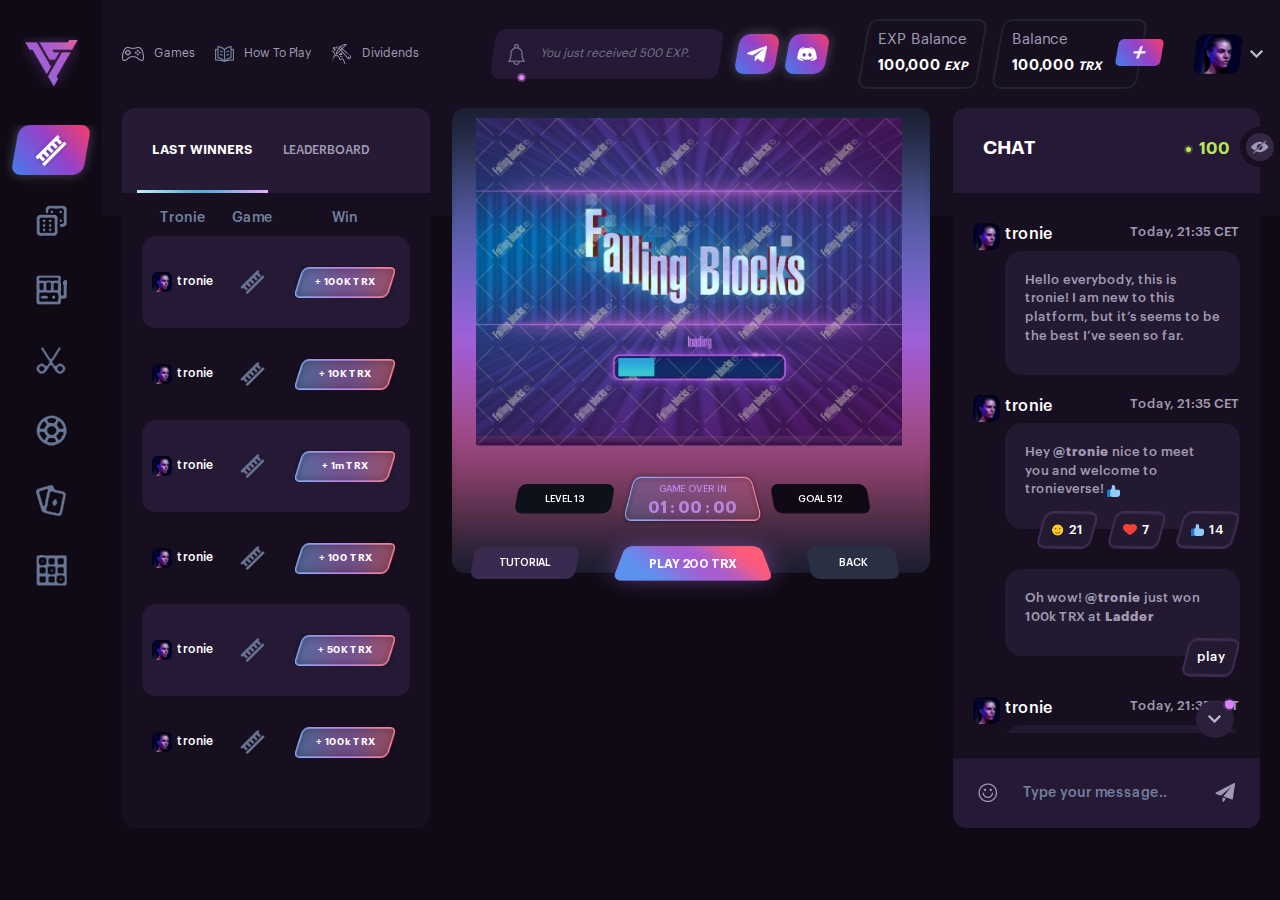
<file: index.html>
<!DOCTYPE html>
<html>
<head>
    <meta charset="utf-8">
    <meta name="viewport" content="width=device-width, initial-scale=1">
    <link rel="stylesheet" type="text/css" href="css/font-awesome.min.css" />
    <link rel="stylesheet" type="text/css" href="css/bootstrap.min.css" />
    <link rel="stylesheet" type="text/css" href="css/owl.carousel.css" />
    <link rel="stylesheet" type="text/css" href="css/animate.css" />
    <link rel="stylesheet" type="text/css" href="css/dataTables.bootstrap.css">
    <link rel="stylesheet" type="text/css" href="css/dataTables.responsive.css">
    <link rel="stylesheet" type="text/css" href="css/style.css?ver=1.0.31" />
    <link rel="stylesheet" type="text/css" href="css/responsive.css?ver=1.0.10" />
    <link rel="icon" href="images/favicon.png" type="image/gif" sizes="16x16">
    <title>Home - Troniverse</title>
</head>
<body class="main-page">
    
    <!-- Chat Box -->
    <button class="btn-side" onclick="openNav()"><i class="fa fa-angle-double-up" aria-hidden="true"></i> Side Panel</button>
    <div class="sidenav-wrapper sidenav main-chat" id="chat-side">
        <a href="javascript:void(0)" class="closebtn" onclick="closeNav()">&times;</a>
        <div class="sidenav-block">
            <a href="index.html" class="sidenav-logo">
                <img src="images/logo.png" alt="logo">
            </a>
            <div class="sidenav-list">
                <ul>
                    <li class="active">
                        <a href="#">
                            <img src="images/side-icons/ic-01.png" alt="icons" class="list-ic">
                            <img src="images/side-icons/ic-01-light.png" alt="icons" class="list-ic-hover">
                        </a>
                    </li>
                    <li>
                        <a href="#">
                            <img src="images/side-icons/ic-02.png" alt="icons" class="list-ic">
                            <img src="images/side-icons/ic-02-light.png" alt="icons" class="list-ic-hover">
                        </a>
                    </li>
                    <li>
                        <a href="#">
                            <img src="images/side-icons/ic-03.png" alt="icons" class="list-ic">
                            <img src="images/side-icons/ic-03-light.png" alt="icons" class="list-ic-hover">
                        </a>
                    </li>
                    <li>
                        <a href="#">
                            <img src="images/side-icons/ic-04.png" alt="icons" class="list-ic">
                            <img src="images/side-icons/ic-04-light.png" alt="icons" class="list-ic-hover">
                        </a>
                    </li>
                    <li>
                        <a href="#">
                            <img src="images/side-icons/ic-05.png" alt="icons" class="list-ic">
                            <img src="images/side-icons/ic-05-light.png" alt="icons" class="list-ic-hover">
                        </a>
                    </li>
                    <li>
                        <a href="#">
                            <img src="images/side-icons/ic-06.png" alt="icons" class="list-ic">
                            <img src="images/side-icons/ic-06-light.png" alt="icons" class="list-ic-hover">
                        </a>
                    </li>
                    <li>
                        <a href="#">
                            <img src="images/side-icons/ic-07.png" alt="icons" class="list-ic">
                            <img src="images/side-icons/ic-07-light.png" alt="icons" class="list-ic-hover">
                        </a>
                    </li>
                </ul>
            </div>
        </div>
    </div>
    <!-- End Chat Box -->

    <div class="main">
        <!-- Top -->
        <section class="top-container">
            <div class="top-wrapper">
                <div class="top-paly-lsit">
                    <ul>
                        <li>
                            <a href="#">
                                <span>
                                    <img src="images/icons/joystick.png" alt="icons" class="tp-icon">
                                    <img src="images/icons/joystick-light.png" alt="icons" class="tp-icon-hover">
                                </span>
                                Games
                            </a>
                        </li>
                        <li>
                            <a href="#">
                                <span>
                                    <img src="images/icons/book.png" alt="icons" class="tp-icon">
                                    <img src="images/icons/book-light.png" alt="icons" class="tp-icon-hover">
                                </span>
                                How To Play
                            </a>
                        </li>
                        <li>
                            <a href="#">
                                <span>
                                    <img src="images/icons/mine-icon.png" alt="icons" class="tp-icon">
                                    <img src="images/icons/mine-light.png" alt="icons" class="tp-icon-hover">
                                </span>
                                Dividends
                            </a>
                        </li>
                    </ul>
                </div>
                <div class="top-side-blk">
                    <div class="top-notification">
                        <a href="#">
                            <img src="images/icons/notification.png" alt="icon">
                            You just received 500 EXP.
                            <span class="dot-icon"></span>
                        </a>
                    </div>
                    <div class="top-social">
                        <ul>
                            <li>
                                <a href="#">
                                    <img src="images/icons/telegram-light.png" alt="icon" class="nr-icon">
                                </a>
                            </li>
                            <li>
                                <a href="#">
                                    <img src="images/icons/zok-light.png" alt="icon" class="nr-icon">
                                </a>
                            </li>
                        </ul>
                    </div>
                    <div class="top-detail">
                        <ul>
                            <li>
                                <span>EXP Balance</span>
                                <p>100,000 <small>EXP</small></p>
                            </li>
                            <li>
                                <span>Balance</span>
                                <p>100,000 <small>TRX</small></p>
                                <a href="#" class="plus-bal">
                                    <img src="images/icons/plus-light.png" alt="icon" class="nr-icon">
                                </a>
                            </li>
                        </ul>
                    </div>
                    <div class="top-user">
                        <div class="dropdown">
                          <button class="btn dropdown-toggle" type="button" data-toggle="dropdown">
                                <img src="images/icons/user-icon.png" alt="icon">
                          </button>
                          <ul class="dropdown-menu">
                            <li><a href="#">ETC</a></li>
                            <li><a href="#">ETC</a></li>
                            <li><a href="#">ETC</a></li>
                          </ul>
                        </div>
                    </div>
                </div>
            </div>
        </section>
        <!-- End Top -->

        <!-- Main Wrapper -->
        <section class="main-wrapper">
            <div class="main-block-cl">
                <div class="tab-ind-wrapper">
                    <ul class="nav nav-tabs">
                        <li class="active"><a data-toggle="tab" href="#list-one">last winners</a></li>
                        <li><a data-toggle="tab" href="#list-two">Leaderboard</a></li>
                    </ul>

                    <div class="tab-content">
                        <div id="list-one" class="tab-pane fade in active">
                            <div class="tab-block-wrapper">
                                <div class="tab-table">
                                    <table class="table">
                                        <thead>
                                            <tr>
                                                <th>Tronie</th>
                                                <th>Game</th>
                                                <th>Win</th>
                                            </tr>
                                        </thead>
                                        <tbody>
                                            <tr>
                                                <td>
                                                    <p>
                                                        <img src="images/user-tb-01.png" alt="img" class="user-icon"> tronie
                                                    </p>
                                                </td>
                                                <td><p><img src="images/side-icons/ic-01.png" alt="icon" class="tb-icon"></p></td>
                                                <td><a href="#" class="btn-tb">+ 100K TRX</a></td>
                                            </tr>
                                            <tr>
                                                <td>
                                                    <p>
                                                        <img src="images/user-tb-01.png" alt="img" class="user-icon"> tronie
                                                    </p>
                                                </td>
                                                <td><p><img src="images/side-icons/ic-01.png" alt="icon" class="tb-icon"></p></td>
                                                <td><a href="#" class="btn-tb">+ 10K TRX</a></td>
                                            </tr>
                                            <tr>
                                                <td>
                                                    <p>
                                                        <img src="images/user-tb-01.png" alt="img" class="user-icon"> tronie
                                                    </p>
                                                </td>
                                                <td><p><img src="images/side-icons/ic-01.png" alt="icon" class="tb-icon"></p></td>
                                                <td><a href="#" class="btn-tb">+ 1m TRX</a></td>
                                            </tr>
                                            <tr>
                                                <td>
                                                    <p>
                                                        <img src="images/user-tb-01.png" alt="img" class="user-icon"> tronie
                                                    </p>
                                                </td>
                                                <td><p><img src="images/side-icons/ic-01.png" alt="icon" class="tb-icon"></p></td>
                                                <td><a href="#" class="btn-tb">+ 100 TRX</a></td>
                                            </tr>
                                            <tr>
                                                <td>
                                                    <p>
                                                        <img src="images/user-tb-01.png" alt="img" class="user-icon"> tronie
                                                    </p>
                                                </td>
                                                <td><p><img src="images/side-icons/ic-01.png" alt="icon" class="tb-icon"></p></td>
                                                <td><a href="#" class="btn-tb">+ 50K TRX</a></td>
                                            </tr>
                                            <tr>
                                                <td>
                                                    <p>
                                                        <img src="images/user-tb-01.png" alt="img" class="user-icon"> tronie
                                                    </p>
                                                </td>
                                                <td><p><img src="images/side-icons/ic-01.png" alt="icon" class="tb-icon"></p></td>
                                                <td><a href="#" class="btn-tb">+ 100k TRX</a></td>
                                            </tr>
                                        </tbody>
                                    </table>
                                </div>
                            </div>
                        </div>
                        <div id="list-two" class="tab-pane fade">
                            <div class="tab-block-wrapper">
                                <div class="tab-table tab-table-two">
                                    <table class="table">
                                        <thead>
                                            <tr>
                                                <th>Tronie</th>
                                                <th>Game</th>
                                                <th>Win</th>
                                            </tr>
                                        </thead>
                                        <tbody>
                                            <tr>
                                                <td>
                                                    <p>
                                                        <img src="images/user-tb-01.png" alt="img" class="user-icon"> tronie
                                                    </p>
                                                </td>
                                                <td><p><img src="images/side-icons/ic-01.png" alt="icon" class="tb-icon"></p></td>
                                                <td><a href="#" class="btn-tb">+ 100K TRX</a></td>
                                            </tr>
                                            <tr>
                                                <td>
                                                    <p>
                                                        <img src="images/user-tb-01.png" alt="img" class="user-icon"> tronie
                                                    </p>
                                                </td>
                                                <td><p><img src="images/side-icons/ic-01.png" alt="icon" class="tb-icon"></p></td>
                                                <td><a href="#" class="btn-tb">+ 10K TRX</a></td>
                                            </tr>
                                            <tr>
                                                <td>
                                                    <p>
                                                        <img src="images/user-tb-01.png" alt="img" class="user-icon"> tronie
                                                    </p>
                                                </td>
                                                <td><p><img src="images/side-icons/ic-01.png" alt="icon" class="tb-icon"></p></td>
                                                <td><a href="#" class="btn-tb">+ 1m TRX</a></td>
                                            </tr>
                                            <tr>
                                                <td>
                                                    <p>
                                                        <img src="images/user-tb-01.png" alt="img" class="user-icon"> tronie
                                                    </p>
                                                </td>
                                                <td><p><img src="images/side-icons/ic-01.png" alt="icon" class="tb-icon"></p></td>
                                                <td><a href="#" class="btn-tb">+ 100 TRX</a></td>
                                            </tr>
                                            <tr>
                                                <td>
                                                    <p>
                                                        <img src="images/user-tb-01.png" alt="img" class="user-icon"> tronie
                                                    </p>
                                                </td>
                                                <td><p><img src="images/side-icons/ic-01.png" alt="icon" class="tb-icon"></p></td>
                                                <td><a href="#" class="btn-tb">+ 50K TRX</a></td>
                                            </tr>
                                            <tr>
                                                <td>
                                                    <p>
                                                        <img src="images/user-tb-01.png" alt="img" class="user-icon"> tronie
                                                    </p>
                                                </td>
                                                <td><p><img src="images/side-icons/ic-01.png" alt="icon" class="tb-icon"></p></td>
                                                <td><a href="#" class="btn-tb">+ 100k TRX</a></td>
                                            </tr>
                                        </tbody>
                                    </table>
                                </div>
                            </div>
                        </div>
                    </div>
                </div>
                <div class="img-ind-wrapper">
                    <div class="img-ind-wrapper-inner">
             <!--          <div class="heading">
                        <h1 class="title">2048
                       </h1>
                        <div class="score-container">0</div>
                      </div> -->
  

                      <div class="game-container">
                        <div class="game-message">
                          <p></p>
                          <div class="lower">
                            <a class="retry-button">Try again</a>
                          </div>
                        </div>

                       <!--  <div class="grid-container">
                          <div class="grid-row">
                            <div class="grid-cell"></div>
                            <div class="grid-cell"></div>
                            <div class="grid-cell"></div>
                            <div class="grid-cell"></div>
                          </div>
                          <div class="grid-row">
                            <div class="grid-cell"></div>
                            <div class="grid-cell"></div>
                            <div class="grid-cell"></div>
                            <div class="grid-cell"></div>
                          </div>
                          <div class="grid-row">
                            <div class="grid-cell"></div>
                            <div class="grid-cell"></div>
                            <div class="grid-cell"></div>
                            <div class="grid-cell"></div>
                          </div>
                          <div class="grid-row">
                            <div class="grid-cell"></div>
                            <div class="grid-cell"></div>
                            <div class="grid-cell"></div>
                            <div class="grid-cell"></div>
                          </div>
                        </div> -->
                        <div class="tetri-container">
                           <iframe src="tetris/index.html" width="100%" height="410" style="border:0">
</iframe>

                        </div>
                        <div class="gridControls">
                            <div class="gridControlsInnerTop">
                                <div class="gridControlsInnerLeft">Level 13</div>
                                 <div class="gridControlsInnerCenter">GAME OVER IN <div class="gridControlTimer">
                                    <div id='countDown'></div>
                                 </div></div>
                                <div class="gridControlsInnerRight">Goal 512</div>
                            </div>
                            <div class="gridControlsInnerBottom">
                                <div class="gridControlsInnerLeft">Tutorial</div>
                                 <div class="gridControlsInnerCenter"><div class="gridControlTimer">PLAY 200 TRX</div></div>
                                <div class="gridControlsInnerRight">Back</div>
                            </div>
                        </div>
                       <!--  <div class="tile-container">

                        </div> -->
                      </div>
                  </div>

 
                </div>
                <div class="chat-ind-wrapper">
                    <div class="chat-block">
                        <div class="chat-head">
                            <h4>Chat</h4>
                            <p class="act-num">
                                <span class="dot-icon"></span> 100
                            </p>
                            <div class="act-btn">
                                <a href="#" class="btn-eye">
                                    <img src="images/chat-icons/eye-icon.png" alt="iocn">
                                </a>
                            </div>
                        </div>
                        <div class="chat-message">
                            <div class="chat-left">
                                <div class="chat-user">
                                    <img src="images/user-tb-01.png" alt="img">
                                </div>
                                <div class="chat-msg-blk">
                                    <p class="chat-time">tronie <span>Today, 21:35 CET</span></p>
                                    <div class="chat-msg">
                                        <p>Hello everybody, this is tronie! I am new to this platform, but it’s seems to be the best I’ve seen so far.</p>
                                    </div>
                                </div>
                            </div>
                            <div class="chat-left">
                                <div class="chat-user">
                                    <img src="images/user-tb-01.png" alt="img">
                                </div>
                                <div class="chat-msg-blk">
                                    <p class="chat-time">tronie <span>Today, 21:35 CET</span></p>
                                    <div class="chat-msg">
                                        <p>Hey <strong>@tronie</strong> nice to meet you and welcome to tronieverse! <img src="images/chat-icons/thumbs-up.png" alt="icon" class="ct-txt-img"></p>
                                    </div>
                                    <div class="ct-ic-list">
                                        <ul>
                                            <li><a href="#"><img src="images/chat-icons/chat-smile.png" alt="icon">21</a></li>
                                            <li><a href="#"><img src="images/chat-icons/heart-icon.png" alt="icon">7</a></li>
                                            <li><a href="#"><img src="images/chat-icons/thumbs-up.png" alt="icon">14</a></li>
                                        </ul>
                                    </div>
                                </div>
                            </div>
                            <div class="chat-center">
                                <div class="chat-msg-blk">
                                    <div class="chat-msg">
                                        <p>Oh wow! <strong>@tronie</strong> just won 100k TRX at <strong>Ladder</strong></p>
                                    </div>
                                    <div class="ct-ic-list">
                                        <ul>
                                            <li><a href="#">play</a></li>
                                        </ul>
                                    </div>
                                </div>
                            </div>
                            <div class="chat-left">
                                <div class="chat-user">
                                    <img src="images/user-tb-01.png" alt="img">
                                </div>
                                <div class="chat-msg-blk">
                                    <p class="chat-time">tronie <span>Today, 21:35 CET</span></p>
                                    <div class="chat-msg">
                                        <p>Hello everybody, this is tronie! I am new to this platform, but it’s seems to be the best I’ve seen so far.</p>
                                    </div>
                                </div>
                            </div>
                            <div class="chat-left">
                                <div class="chat-user">
                                    <img src="images/user-tb-01.png" alt="img">
                                </div>
                                <div class="chat-msg-blk">
                                    <p class="chat-time">tronie <span>Today, 21:35 CET</span></p>
                                    <div class="chat-msg">
                                        <p>Hey <strong>@tronie</strong> nice to meet you and welcome to tronieverse! <img src="images/chat-icons/chat-smile.png" alt="icon" class="ct-txt-img"></p>
                                    </div>
                                    <div class="ct-ic-list">
                                        <ul>
                                            <li><a href="#"><img src="images/chat-icons/chat-smile.png" alt="icon">21</a></li>
                                            <li><a href="#"><img src="images/chat-icons/heart-icon.png" alt="icon">7</a></li>
                                            <li><a href="#"><img src="images/chat-icons/thumbs-up.png" alt="icon">14</a></li>
                                        </ul>
                                    </div>
                                </div>
                            </div>
                        </div>
                        <a href="#" class="ar-down">
                            <img src="images/icons/arrow-down.png" alt="icon"><span class="dot"></span>
                        </a>
                        <div class="chat-text-box">
                            <button class="btn-smile"><img src="images/chat-icons/smile-text.png" alt="icon"></button>
                            <input type="text" class="form-control" placeholder="Type your message..">
                            <button href="#" class="msg-sent"><img src="images/icons/sent-icon.png" alt="icon"></button>
                        </div>
                    </div>
                </div>
                
            </div>
        </section>
        <!-- End Main Wrapper -->
    </div>

    <script type="text/javascript" src="js/jquery.min.js"></script> 
    <script type="text/javascript" src="js/bootstrap.min.js"></script>
    <script type="text/javascript" src="js/owl.carousel.min.js"></script>
    <script type="text/javascript" src="js/wow.min.js"></script>
    <script type="text/javascript" src="js/jquery.dataTables.min.js"></script>
    <script type="text/javascript" src="js/dataTables.bootstrap.js"></script>
    <script type="text/javascript" src="js/dataTables.responsive.js"></script>
    <script type="text/javascript" src="js/chart.js"></script>
    <script type="text/javascript" src="js/hammer.min.js"></script>
    <script type="text/javascript">
        //wow animation js
        new WOW().init();

        //data table js
        $('.table').DataTable();

        //our chart
        var ctx = document.getElementById("myChart").getContext('2d');
        var myChart = new Chart(ctx, {
            type: 'line',
            data: {
                labels: ["June 16",   "June 16",   "June 16",  "June 16", "June 16"],
                datasets: [{
                    label: 'Series 1', // Name the series
                    data: [1000, 35000, 23000, 140000,  200000], // Specify the data values array
                    fill: false,
                    borderColor: '#FFE787', // Add custom color border (Line)
                    backgroundColor: '#FFE787', // Add custom color background (Points and Fill)
                    borderWidth: 1 // Specify bar border width
                }]},
            options: {
              responsive: true, // Instruct chart js to respond nicely.
              maintainAspectRatio: false, // Add to prevent default behaviour of full-width/height 
            }
        });

        //sidenav
        function openNav() {
          document.getElementById("chat-side").style.width = "130px";
        }

        function closeNav() {
          document.getElementById("chat-side").style.width = "0";
        }
    </script>



    <script type="text/javascript">
        document.addEventListener("DOMContentLoaded", function () {
  // Wait till the browser is ready to render the game (avoids glitches)
  window.requestAnimationFrame(function () {
    var manager = new GameManager(4, KeyboardInputManager, HTMLActuator);
  });
});

function GameManager(size, InputManager, Actuator) {
  this.size = size; // Size of the grid
  this.inputManager = new InputManager();
  this.actuator = new Actuator();

  this.startTiles = 2;

  this.inputManager.on("move", this.move.bind(this));
  this.inputManager.on("restart", this.restart.bind(this));

  this.setup();
}

// Restart the game
GameManager.prototype.restart = function () {
  this.actuator.restart();
  this.setup();
};

// Set up the game
GameManager.prototype.setup = function () {
  this.grid = new Grid(this.size);

  this.score = 0;
  this.over = false;
  this.won = false;

  // Add the initial tiles
  this.addStartTiles();

  // Update the actuator
  this.actuate();
};

// Set up the initial tiles to start the game with
GameManager.prototype.addStartTiles = function () {
  for (var i = 0; i < this.startTiles; i++) {
    this.addRandomTile();
  }
};

// Adds a tile in a random position
GameManager.prototype.addRandomTile = function () {
  if (this.grid.cellsAvailable()) {
    var value = Math.random() < 0.9 ? 2 : 4;
    var tile = new Tile(this.grid.randomAvailableCell(), value);

    this.grid.insertTile(tile);
  }
};

// Sends the updated grid to the actuator
GameManager.prototype.actuate = function () {
  this.actuator.actuate(this.grid, {
    score: this.score,
    over: this.over,
    won: this.won
  });
};

// Save all tile positions and remove merger info
GameManager.prototype.prepareTiles = function () {
  this.grid.eachCell(function (x, y, tile) {
    if (tile) {
      tile.mergedFrom = null;
      tile.savePosition();
    }
  });
};

// Move a tile and its representation
GameManager.prototype.moveTile = function (tile, cell) {
  this.grid.cells[tile.x][tile.y] = null;
  this.grid.cells[cell.x][cell.y] = tile;
  tile.updatePosition(cell);
};

// Move tiles on the grid in the specified direction
GameManager.prototype.move = function (direction) {
  // 0: up, 1: right, 2:down, 3: left
  var self = this;

  if (this.over || this.won) return; // Don't do anything if the game's over

  var cell, tile;

  var vector = this.getVector(direction);
  var traversals = this.buildTraversals(vector);
  var moved = false;

  // Save the current tile positions and remove merger information
  this.prepareTiles();

  // Traverse the grid in the right direction and move tiles
  traversals.x.forEach(function (x) {
    traversals.y.forEach(function (y) {
      cell = { x: x, y: y };
      tile = self.grid.cellContent(cell);

      if (tile) {
        var positions = self.findFarthestPosition(cell, vector);
        var next = self.grid.cellContent(positions.next);

        // Only one merger per row traversal?
        if (next && next.value === tile.value && !next.mergedFrom) {
          var merged = new Tile(positions.next, tile.value * 2);
          merged.mergedFrom = [tile, next];

          self.grid.insertTile(merged);
          self.grid.removeTile(tile);

          // Converge the two tiles' positions
          tile.updatePosition(positions.next);

          // Update the score
          self.score += merged.value;

          // The mighty 2048 tile
          if (merged.value === 2048) self.won = true;
        } else {
          self.moveTile(tile, positions.farthest);
        }

        if (!self.positionsEqual(cell, tile)) {
          moved = true; // The tile moved from its original cell!
        }
      }
    });
  });

  if (moved) {
    this.addRandomTile();

    if (!this.movesAvailable()) {
      this.over = true; // Game over!
    }

    this.actuate();
  }
};

// Get the vector representing the chosen direction
GameManager.prototype.getVector = function (direction) {
  // Vectors representing tile movement
  var map = {
    0: { x: 0, y: -1 }, // up
    1: { x: 1, y: 0 }, // right
    2: { x: 0, y: 1 }, // down
    3: { x: -1, y: 0 } // left
  };

  return map[direction];
};

// Build a list of positions to traverse in the right order
GameManager.prototype.buildTraversals = function (vector) {
  var traversals = { x: [], y: [] };

  for (var pos = 0; pos < this.size; pos++) {
    traversals.x.push(pos);
    traversals.y.push(pos);
  }

  // Always traverse from the farthest cell in the chosen direction
  if (vector.x === 1) traversals.x = traversals.x.reverse();
  if (vector.y === 1) traversals.y = traversals.y.reverse();

  return traversals;
};

GameManager.prototype.findFarthestPosition = function (cell, vector) {
  var previous;

  // Progress towards the vector direction until an obstacle is found
  do {
    previous = cell;
    cell = { x: previous.x + vector.x, y: previous.y + vector.y };
  } while (this.grid.withinBounds(cell) && this.grid.cellAvailable(cell));

  return {
    farthest: previous,
    next: cell // Used to check if a merge is required
  };
};

GameManager.prototype.movesAvailable = function () {
  return this.grid.cellsAvailable() || this.tileMatchesAvailable();
};

// Check for available matches between tiles (more expensive check)
GameManager.prototype.tileMatchesAvailable = function () {
  var self = this;

  var tile;

  for (var x = 0; x < this.size; x++) {
    for (var y = 0; y < this.size; y++) {
      tile = this.grid.cellContent({ x: x, y: y });

      if (tile) {
        for (var direction = 0; direction < 4; direction++) {
          var vector = self.getVector(direction);
          var cell = { x: x + vector.x, y: y + vector.y };

          var other = self.grid.cellContent(cell);
          if (other) {
          }

          if (other && other.value === tile.value) {
            return true; // These two tiles can be merged
          }
        }
      }
    }
  }

  return false;
};

GameManager.prototype.positionsEqual = function (first, second) {
  return first.x === second.x && first.y === second.y;
};

function Grid(size) {
  this.size = size;

  this.cells = [];

  this.build();
}

// Build a grid of the specified size
Grid.prototype.build = function () {
  for (var x = 0; x < this.size; x++) {
    var row = (this.cells[x] = []);

    for (var y = 0; y < this.size; y++) {
      row.push(null);
    }
  }
};

// Find the first available random position
Grid.prototype.randomAvailableCell = function () {
  var cells = this.availableCells();

  if (cells.length) {
    return cells[Math.floor(Math.random() * cells.length)];
  }
};

Grid.prototype.availableCells = function () {
  var cells = [];

  this.eachCell(function (x, y, tile) {
    if (!tile) {
      cells.push({ x: x, y: y });
    }
  });

  return cells;
};

// Call callback for every cell
Grid.prototype.eachCell = function (callback) {
  for (var x = 0; x < this.size; x++) {
    for (var y = 0; y < this.size; y++) {
      callback(x, y, this.cells[x][y]);
    }
  }
};

// Check if there are any cells available
Grid.prototype.cellsAvailable = function () {
  return !!this.availableCells().length;
};

// Check if the specified cell is taken
Grid.prototype.cellAvailable = function (cell) {
  return !this.cellOccupied(cell);
};

Grid.prototype.cellOccupied = function (cell) {
  return !!this.cellContent(cell);
};

Grid.prototype.cellContent = function (cell) {
  if (this.withinBounds(cell)) {
    return this.cells[cell.x][cell.y];
  } else {
    return null;
  }
};

// Inserts a tile at its position
Grid.prototype.insertTile = function (tile) {
  this.cells[tile.x][tile.y] = tile;
};

Grid.prototype.removeTile = function (tile) {
  this.cells[tile.x][tile.y] = null;
};

Grid.prototype.withinBounds = function (position) {
  return (
    position.x >= 0 &&
    position.x < this.size &&
    position.y >= 0 &&
    position.y < this.size
  );
};

function HTMLActuator() {
  this.tileContainer = document.getElementsByClassName("tile-container")[0];
  this.scoreContainer = document.getElementsByClassName("score-container")[0];
  this.messageContainer = document.getElementsByClassName("game-message")[0];

  this.score = 0;
}

HTMLActuator.prototype.actuate = function (grid, metadata) {
  var self = this;

  window.requestAnimationFrame(function () {
    self.clearContainer(self.tileContainer);

    grid.cells.forEach(function (column) {
      column.forEach(function (cell) {
        if (cell) {
          self.addTile(cell);
        }
      });
    });

    self.updateScore(metadata.score);

    if (metadata.over) self.message(false); // You lose
    if (metadata.won) self.message(true); // You win!
  });
};

HTMLActuator.prototype.restart = function () {
  this.clearMessage();
};

HTMLActuator.prototype.clearContainer = function (container) {
  while (container.firstChild) {
    container.removeChild(container.firstChild);
  }
};

HTMLActuator.prototype.addTile = function (tile) {
  var self = this;

  var element = document.createElement("div");
  var position = tile.previousPosition || { x: tile.x, y: tile.y };
  positionClass = this.positionClass(position);

  // We can't use classlist because it somehow glitches when replacing classes
  var classes = ["tile", "tile-" + tile.value, positionClass];
  this.applyClasses(element, classes);

  element.textContent = tile.value;

  if (tile.previousPosition) {
    // Make sure that the tile gets rendered in the previous position first
    window.requestAnimationFrame(function () {
      classes[2] = self.positionClass({ x: tile.x, y: tile.y });
      self.applyClasses(element, classes); // Update the position
    });
  } else if (tile.mergedFrom) {
    classes.push("tile-merged");
    this.applyClasses(element, classes);

    // Render the tiles that merged
    tile.mergedFrom.forEach(function (merged) {
      self.addTile(merged);
    });
  } else {
    classes.push("tile-new");
    this.applyClasses(element, classes);
  }

  // Put the tile on the board
  this.tileContainer.appendChild(element);
};

HTMLActuator.prototype.applyClasses = function (element, classes) {
  element.setAttribute("class", classes.join(" "));
};

HTMLActuator.prototype.normalizePosition = function (position) {
  return { x: position.x + 1, y: position.y + 1 };
};

HTMLActuator.prototype.positionClass = function (position) {
  position = this.normalizePosition(position);
  return "tile-position-" + position.x + "-" + position.y;
};

HTMLActuator.prototype.updateScore = function (score) {
  this.clearContainer(this.scoreContainer);

  var difference = score - this.score;
  this.score = score;

  this.scoreContainer.textContent = this.score;

  if (difference > 0) {
    var addition = document.createElement("div");
    addition.classList.add("score-addition");
    addition.textContent = "+" + difference;

    this.scoreContainer.appendChild(addition);
  }
};

HTMLActuator.prototype.message = function (won) {
  var type = won ? "game-won" : "game-over";
  var message = won ? "You win!" : "Game over!";

  // if (ga) ga("send", "event", "game", "end", type, this.score);

  this.messageContainer.classList.add(type);
  this.messageContainer.getElementsByTagName("p")[0].textContent = message;
};

HTMLActuator.prototype.clearMessage = function () {
  this.messageContainer.classList.remove("game-won", "game-over");
};

function KeyboardInputManager() {
  this.events = {};

  this.listen();
}

KeyboardInputManager.prototype.on = function (event, callback) {
  if (!this.events[event]) {
    this.events[event] = [];
  }
  this.events[event].push(callback);
};

KeyboardInputManager.prototype.emit = function (event, data) {
  var callbacks = this.events[event];
  if (callbacks) {
    callbacks.forEach(function (callback) {
      callback(data);
    });
  }
};

KeyboardInputManager.prototype.listen = function () {
  var self = this;

  var map = {
    38: 0, // Up
    39: 1, // Right
    40: 2, // Down
    37: 3, // Left
    75: 0, // vim keybindings
    76: 1,
    74: 2,
    72: 3
  };

  document.addEventListener("keydown", function (event) {
    var modifiers =
      event.altKey || event.ctrlKey || event.metaKey || event.shiftKey;
    var mapped = map[event.which];

    if (!modifiers) {
      if (mapped !== undefined) {
        event.preventDefault();
        self.emit("move", mapped);
      }

      if (event.which === 32) self.restart.bind(self)(event);
    }
  });

  var retry = document.getElementsByClassName("retry-button")[0];
  retry.addEventListener("click", this.restart.bind(this));

  // Listen to swipe events
  var gestures = [
    Hammer.DIRECTION_UP,
    Hammer.DIRECTION_RIGHT,
    Hammer.DIRECTION_DOWN,
    Hammer.DIRECTION_LEFT
  ];

  var gameContainer = document.getElementsByClassName("game-container")[0];
  var handler = Hammer(gameContainer, {
    drag_block_horizontal: true,
    drag_block_vertical: true
  });

  handler.on("swipe", function (event) {
    event.gesture.preventDefault();
    mapped = gestures.indexOf(event.gesture.direction);

    if (mapped !== -1) self.emit("move", mapped);
  });
};

KeyboardInputManager.prototype.restart = function (event) {
  event.preventDefault();
  this.emit("restart");
};

function Tile(position, value) {
  this.x = position.x;
  this.y = position.y;
  this.value = value || 2;

  this.previousPosition = null;
  this.mergedFrom = null; // Tracks tiles that merged together
}

Tile.prototype.savePosition = function () {
  this.previousPosition = { x: this.x, y: this.y };
};

Tile.prototype.updatePosition = function (position) {
  this.x = position.x;
  this.y = position.y;
};

    </script>
    <script type="text/javascript">
        var gridheight = $('.grid-container').height();
        $('.gridControls').css('top',gridheight+40)
    </script>


    <script type="text/javascript">
var target_date = new Date().getTime() + (1000*3600*1); // set the countdown date
var days, hours, minutes, seconds; // variables for time units

var countdown = document.getElementById("countDown"); // get tag element

getCountdown();

setInterval(function () { getCountdown(); }, 1000);

function getCountdown(){

    // find the amount of "seconds" between now and target
    var current_date = new Date().getTime();
    var seconds_left = (target_date - current_date) / 1000;

    days = pad( parseInt(seconds_left / 86400) );
    seconds_left = seconds_left % 86400;
         
    hours = pad( parseInt(seconds_left / 3600) );
    seconds_left = seconds_left % 3600;
          
    minutes = pad( parseInt(seconds_left / 60) );
    seconds = pad( parseInt( seconds_left % 60 ) );

    // format countdown string + set tag value


    countdown.innerHTML = "<span>" + hours + "</span> : <span>" + minutes + "</span> : <span>" + seconds + "</span>"; 
}

function pad(n) {
    return (n < 10 ? '0' : '') + n;
}


      

    </script>
</body>
</html>
</file>
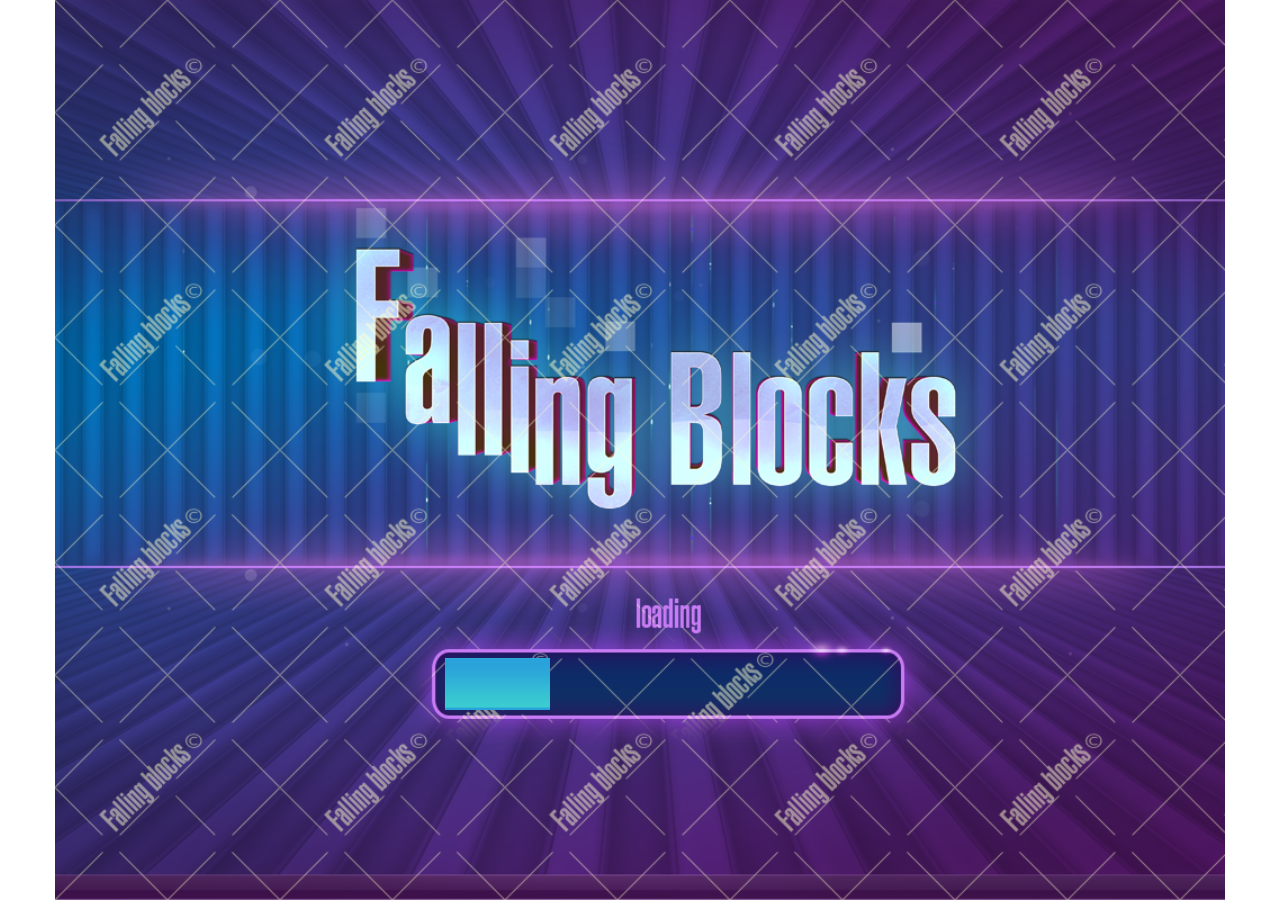
<file: tetris/index.html>
<!DOCTYPE html>
<html>
<head>
<meta charset="UTF-8">
<title>Tetris</title>
<meta name="viewport" content="width=device-width, initial-scale=1.0, maximum-scale=1.0, minimum-scale=1.0, user-scalable=no">

	<link rel="manifest" href="appmanifest.json">
	<link rel="apple-touch-icon" sizes="128x128" href="icons/icon-128.png">
	<link rel="apple-touch-icon" sizes="256x256" href="icons/icon-256.png">
	<link rel="apple-touch-icon" sizes="512x512" href="icons/icon-512.png">
	<link rel="icon" type="image/png" href="icons/icon-512.png">

<link rel="stylesheet" href="style.css?ver=1.0012">

</head>
<body>
<div id="fb-root"></div>

	<noscript>
		<div id="notSupportedWrap">
			<h2 id="notSupportedTitle">This content requires JavaScript</h2>
			<p class="notSupportedMessage">JavaScript appears to be disabled. Please enable it to view this content.</p>
			<p class="notSupportedMessage">This game was developed in Construct 3. <a href="https://www.construct.net/en">Build games</a></p>
		</div>
	</noscript>
	<script src="scripts/supportcheck.js"></script>
	<script src="scripts/offlineclient.js"></script>
	<script src="scripts/main.js"></script>
	<script src="scripts/register-sw.js"></script>
</body>
</html>
</file>
<file: css/dataTables.responsive.css>
table.dataTable.dtr-inline.collapsed tbody td:first-child,
table.dataTable.dtr-inline.collapsed tbody th:first-child {
  position: relative;
  padding-left: 30px;
  cursor: pointer;
}
table.dataTable.dtr-inline.collapsed tbody td:first-child:before,
table.dataTable.dtr-inline.collapsed tbody th:first-child:before {
  top: 8px;
  left: 4px;
  height: 16px;
  width: 16px;
  display: block;
  position: absolute;
  color: white;
  border: 2px solid white;
  border-radius: 16px;
  text-align: center;
  line-height: 14px;
  box-shadow: 0 0 3px #444;
  box-sizing: content-box;
  content: '+';
  background-color: #31b131;
}
table.dataTable.dtr-inline.collapsed tbody td:first-child.dataTables_empty:before,
table.dataTable.dtr-inline.collapsed tbody th:first-child.dataTables_empty:before {
  display: none;
}
table.dataTable.dtr-inline.collapsed tbody tr.parent td:first-child:before,
table.dataTable.dtr-inline.collapsed tbody tr.parent th:first-child:before {
  content: '-';
  background-color: #d33333;
}
table.dataTable.dtr-inline.collapsed tbody tr.child td:before {
  display: none;
}
table.dataTable.dtr-column tbody td.control,
table.dataTable.dtr-column tbody th.control {
  position: relative;
  cursor: pointer;
}
table.dataTable.dtr-column tbody td.control:before,
table.dataTable.dtr-column tbody th.control:before {
  top: 50%;
  left: 50%;
  height: 16px;
  width: 16px;
  margin-top: -10px;
  margin-left: -10px;
  display: block;
  position: absolute;
  color: white;
  border: 2px solid white;
  border-radius: 16px;
  text-align: center;
  line-height: 14px;
  box-shadow: 0 0 3px #444;
  box-sizing: content-box;
  content: '+';
  background-color: #31b131;
}
table.dataTable.dtr-column tbody tr.parent td.control:before,
table.dataTable.dtr-column tbody tr.parent th.control:before {
  content: '-';
  background-color: #d33333;
}
table.dataTable tr.child {
  padding: 0.5em 1em;
}
table.dataTable tr.child:hover {
  background: transparent !important;
}
table.dataTable tr.child ul {
  display: inline-block;
  list-style-type: none;
  margin: 0;
  padding: 0;
}
table.dataTable tr.child ul li {
  border-bottom: 1px solid #efefef;
  padding: 0.5em 0;
  white-space: nowrap;
}
table.dataTable tr.child ul li:first-child {
  padding-top: 0;
}
table.dataTable tr.child ul li:last-child {
  border-bottom: none;
}
table.dataTable tr.child span.dtr-title {
  display: inline-block;
  min-width: 75px;
  font-weight: bold;
}
</file>
<file: css/style.css>
@import url('https://fonts.googleapis.com/css?family=Open+Sans:300,400,600,700');
*{
  margin:0;
  padding:0;
  text-decoration:none;
  list-style:none;
  font-family: 'Graphik';
}


@font-face {
    font-family: 'Graphik';
    src: url('../fonts/Graphik-Semibold.woff2') format('woff2'),
        url('../fonts/Graphik-Semibold.woff') format('woff');
    font-weight: 600;
    font-style: normal;
    font-display: swap;
}

@font-face {
    font-family: 'Graphik';
    src: url('../fonts/Graphik-Medium.woff2') format('woff2'),
        url('../fonts/Graphik-Medium.woff') format('woff');
    font-weight: 500;
    font-style: normal;
    font-display: swap;
}

@font-face {
    font-family: 'Graphik';
    src: url('../fonts/Graphik-Bold.woff2') format('woff2'),
        url('../fonts/Graphik-Bold.woff') format('woff');
    font-weight: bold;
    font-style: normal;
    font-display: swap;
}

@font-face {
    font-family: 'Graphik';
    src: url('../fonts/Graphik-Black.woff2') format('woff2'),
        url('../fonts/Graphik-Black.woff') format('woff');
    font-weight: 900;
    font-style: normal;
    font-display: swap;
}

@font-face {
    font-family: 'Graphik';
    src: url('../fonts/Graphik-Regular.woff2') format('woff2'),
        url('../fonts/Graphik-Regular.woff') format('woff');
    font-weight: normal;
    font-style: normal;
    font-display: swap;
}

@font-face {
    font-family: 'Graphik Super';
    src: url('../fonts/Graphik-Super.woff2') format('woff2'),
        url('../fonts/Graphik-Super.woff') format('woff');
    font-weight: 900;
    font-style: normal;
    font-display: swap;
}

@font-face {
    font-family: 'Graphik';
    src: url('../fonts/Graphik-Light.woff2') format('woff2'),
        url('../fonts/Graphik-Light.woff') format('woff');
    font-weight: 300;
    font-style: normal;
    font-display: swap;
}




/* Scroll Bar Css Starts */
::-webkit-scrollbar {
  width: 8px;
}
::-webkit-scrollbar-track {
  background-color: #ffffff;
  box-shadow: inset 1px 1px 1px 1px rgba(0, 0, 0, 0.15);
}
::-webkit-scrollbar-thumb {
  -webkit-border-radius: 20px;
  border-radius: 0;
  background: #292929;
  border: 2px solid #ffffff;
  width: 8px;
}
::-webkit-scrollbar-thumb:active {
  -webkit-border-radius: 0px;
  border-radius: 0px;
  background: #616161;
}
/* Scroll Bar Css Ends */


/*Comman Css*/
a:hover,
a:focus,
a:active{
  text-decoration: none;
}
ol, ul{
  margin: 0;
  padding: 0;
}
img{
  display: block;
}
body{
  font-size: 14px;
  font-weight: normal;
  color: #000;
  text-decoration: none;
  scroll-behavior: smooth;
  background-color: #0f0a15;
}

p{
  font-size: 14px;
}


/*@media(min-width:992px){
  .service-wrapper>.row>.col-md-6:nth-child(2n+1){
      clear: left;
  }
}*/

.main-page{
  position: relative;
}
.main-page:before{
  content: '';
  position: absolute;
  width: 100%;
  height: 216px;
  top: 0;
  left: 0;
  z-index: -1;
  background-color: #160f1f;
}


.btn-main{
  position: relative;
  z-index: 1;
  display: table;
  font-weight: 600;
  font-size: 14px;
  color: #1A1C20;
  padding: 20px 60px;
  line-height: 17px;
  letter-spacing: 0.06em;
  text-align: center;
  transition: all 0.4s ease;
  text-transform: uppercase;
  box-shadow: none;
  border: none;
  background-image: url('../images/btn-bg.png');
  background-repeat: no-repeat;
  background-position: center;
  background-size: 100% 100%;
  border-radius: 3px;
}
.btn-main:focus,
.btn-main:hover{
  color: #333;
  outline: none;
  box-shadow: none;
  border: none;
}
.btn-main:before{
  content: '';
  position: absolute;
  width: 100%;
  height: 100%;
  top: 10px;
  left: 5px;
  transition: all 0.4s ease;
  z-index: -1;
  background-image: url('../images/btn-shape.png');
  background-repeat: no-repeat;
  background-position: center;
  background-size: 100% 100%;
}
.btn-main:focus:before,
.btn-main:hover:before{
  top: 0;
  left: 0;
}
/*End Comman Css*/

/*Side Nav*/
.btn-side{
  top: 120px;
  display: none;
  right: 10px;
  width: 50px;
  height: 50px;
  z-index: 999;
  padding: 0;
  font-size: 20px;
  color: #000;
  position: absolute;
  background-color: transparent;
}
.sidenav .closebtn{
  display: none;
}
.sidenav-wrapper{
  position: fixed;
  top: 0;
  left: 0;
  z-index: 999;
  /*width: 130px;*/
  width: 8%;
  float: left;
  height: 100vh;
  background-color: #0f0a15;
}

.sidenav-logo,
.sidenav-block{
  width: 100%;
  display: block;
}
.sidenav-logo{
  display: block;
  padding: 37px 0;
}
.sidenav-logo img{
  margin: 0 auto;
  width: 56px;
}

.sidenav-list{
  width: 100%;
  display: block;
  height: 83vh;
  overflow-x: hidden;
  overflow-y: auto;
}
.sidenav-list ul{
  width: 100%;
  display: block;
}
.sidenav-list li{
  width: 100%;
  display: block;
  padding: 0 15px;
  margin-bottom: 20px;
}
.sidenav-list li a{
  position: relative;
  z-index: 1;
  height: 50px;
  display: flex;
  align-items: center;
  justify-content: center;
}
.sidenav-list li a .list-ic{
  transition: all 0.4s ease-in-out;
}
.sidenav-list li a .list-ic-hover{
  height: 0;
  opacity: 0;
}

.sidenav-list li a:before{
  content: '';
  opacity: 0;
  transition: all 0.2s ease-in-out;
  position: absolute;
  width: 100%;
  height: 100%;
  top: 0;
  left: 0;
  z-index: -1;
  transform: skewX(-10deg);
  border-radius: 10px;
  box-shadow: 0px 0 12px rgba(203,209,240,0.30);
  background-image: linear-gradient(45deg, #417eee 0%, #9541c9 55%, #fd3d63 100%);
}

.sidenav-list li.active a:before,
.sidenav-list li a:focus:before,
.sidenav-list li a:hover:before{
  opacity: 1;
}

.sidenav-list li a:focus .list-ic-hover,
.sidenav-list li a:hover .list-ic-hover{
  height: auto;
  opacity: 1;
}
.sidenav-list li a:focus .list-ic,
.sidenav-list li a:hover .list-ic{
  height: 0;
  opacity: 0;
}
.sidenav-list li.active .list-ic{
  height: 0;
  opacity: 0;
}
.sidenav-list li.active .list-ic-hover{
  height: auto;
  opacity: 1;
}
/*End Side Nav*/
/*Top*/
.top-container{
  width: 100%;
  padding: 0 40px;
  display: block;
  padding-right: 0;
}

.top-side-blk,
.top-detail ul,
.top-paly-lsit ul,
.top-container{
  height: 108px;
}
.top-wrapper{
  width: 100%;
  display: table;
}

.top-paly-lsit{
  width: 37%;
  margin-right: 5%;
}
.top-side-blk{
  width: 58%;
}

.top-paly-lsit{
  float: left;
  display: block;
}
.top-paly-lsit ul{
  width: 100%;
  display: flex;
  align-items: center;
}
.top-paly-lsit li{
  float: left;
  margin-right: 35px;
}
.top-paly-lsit li:last-child{
  margin: 0;
}
.top-paly-lsit li a{
  width: 100%;
  display: flex;
  align-items: center;
  font-size: 15px;
  font-weight: normal;
  color: #a09ab3;
  transition: all 0.4s ease;
}
.top-paly-lsit li a:focus,
.top-paly-lsit li a:hover{
  color: #fff;
}
.top-paly-lsit li a span{
  margin-right: 10px;
}
.top-paly-lsit li a img{
  transition: all 0.4s ease;
}
.top-paly-lsit li a:hover .tp-icon,
.top-paly-lsit li a .tp-icon-hover{
  opacity: 0;
  width: 0;
}
.top-paly-lsit li a:hover .tp-icon-hover{
  width: auto;
  opacity: 1;
}

.top-side-blk{
  float: right;
  display: flex;
  align-items: center;
}
.top-user,
.top-detail,
.top-social,
.top-notification{
  float: left;
  margin-right: 2%;
}

.top-notification{
  width: 27%;
}
.top-social{
  width: 14%;
}
.top-detail{
  width: 42%;
}
.top-user{
  width: 10%;
  margin-right: 0%;
}


.top-notification a{
  position: relative;
  min-width: 262px;
  padding: 12px 20px;
  display: flex;
  align-items: center;
  z-index: 1;
  height: 50px;
  font-size: 13px;
  font-weight: normal;
  font-style: italic;
  color: #6f7287;
  background-color: transparent;
}
.top-notification a:before{
  content: '';
  position: absolute;
  width: 100%;
  height: 100%;
  top: 0;
  left: 0;
  z-index: -1;
  transform: skewX(-8deg);
  border-radius: 10px;
  background-color: #251935;
}
.top-notification a img{
  margin-right: 15px;
}
.top-notification a span{
  content: '.';
  position: absolute;
  bottom: -1px;
  left: 26px;
  width: 5px;
  height: 5px;
  border-radius: 50%;
  background-color: #db82ff;
}
.top-notification a span:before{
  content: '';
  top: -2px;
  left: -2px;
  position: absolute;
  width: 9px;
  height: 9px;
  border-radius: 50%;
  border: 3px solid rgba(247, 145, 255,0.2);
  background-color: rgba(247, 145, 255,0.2);
}

.top-social ul{
  width: 100%;
  display: flex;
  align-items: center;
}
.top-social li{
  float: left;
  margin-right: 10px;
}
.top-social li:last-child{
  margin: 0;
}
.top-social li a{
  display: flex;
  align-items: center;
  justify-content: center;
  height: 50px;
  width: 60px;
  z-index: 1;
  position: relative;
  transition: all 0.4s ease;
}
.top-social li a:before{
  content: '';
  position: absolute;
  width: 100%;
  height: 100%;
  top: 0;
  left: 0;
  z-index: -1;
  transform: skewX(-10deg);
  transition: all 0.4s ease;
  border-radius: 10px;
  box-shadow: 0px 0 12px rgba(203,209,240,0.30);
  background-image: linear-gradient(45deg, #417eee 0%, #9541c9 55%, #fd3d63 100%);
}
.top-social li a:hover:before{
  background: #191d2d;
}
.top-social li a img{
  width: auto;
}

.top-detail ul{
  width: 100%;
  display: flex;
  align-items: center;
}
.top-detail li{
  float: left;
  height: 70px;
  display: block;
  position: relative;
  border-radius: 10px;
  margin-right: 15px;
  padding: 10px 25px;
  min-width: 189px;
  background-color: transparent;
}
.top-detail li:before{
  content: '';
  position: absolute;
  width: 100%;
  height: 100%;
  top: 0;
  left: 0;
  border-radius: 10px;
  transform: skewX(-10deg);
  border: 2px solid #202431;
}
.top-detail li span{
  color: #a09ab3;
  margin-bottom: 5px;
  display: block;
  font-size: 15px;
  font-weight: normal;
}
.top-detail li p{
  color: #fff;
  font-size: 16px;
  font-weight: 600;
  margin-bottom:0;
}
.top-detail li p small{
  font-style: italic;
}

.top-detail li .plus-bal{
  position: absolute;
  width: 55px;
  height: 27px;
  top: 20px;
  right: -20px;
  display: flex;
  align-items: center;
  justify-content: center;
  z-index: 1;
  border-radius: 5px;
  transform: skewX(-10deg);
 background-image: linear-gradient(45deg, #417eee 0%, #9541c9 55%, #fd3d63 100%);
}

.top-user .btn{
  position: relative;
  padding: 0;
  padding-right: 30px;
  border: none;
  box-shadow: none;
  border-radius: 10px;
  background-color: transparent;
}
.top-user .btn:after{
  content: '';
  position: absolute;
  width: 13px;
  height: 8px;
  right: 10px;
  top: 50%;
  margin-top: -4px;
  background-image: url('../images/icons/arrow-down.png');
  background-repeat: no-repeat;
  background-size: 13px;
  background-position: center;
}
.top-user .btn:focus,
.top-user .btn:hover{
  outline: none;
  border: none;
  box-shadow: none;
  background-color: transparent;
}
.top-user .dropdown .dropdown-menu{
  min-width: 120px;
  left: -35px;
  background-color: #191d2d;
}
.top-user .dropdown .dropdown-menu li a{
  color: #fff;
}
.top-user .dropdown .dropdown-menu li a:focus,
.top-user .dropdown .dropdown-menu li a:hover{
  background-color: #191d2d;
  color: #fff;
}
/*End Top*/
/*Index*/
.main{
  width: 92%;
  margin-left: 8%;
}
.main-wrapper{
  width: 100%;
  padding: 0 40px;
  display: block;
}

.main-block-cl{
  width: 100%;
  display: flex;
  align-items: center;
}
.chat-block,
.chat-ind-wrapper,
.img-ind-wrapper,
.tab-ind-wrapper,
.main-block-cl{
  height: 80vh;
}

.chat-ind-wrapper,
.img-ind-wrapper,
.tab-ind-wrapper{
  border-radius: 13px;
  float: left;
  margin-right: 2%;
}
.tab-ind-wrapper{
  width: 27%;
  background-color: #170f1f;
}
.img-ind-wrapper{
  width: 42%;
  background-color: #191d2d;
  background-image: url('../images/center_bg.png');
  background-size: 100% 100%;
  z-index: 20
}
.chat-ind-wrapper{
  width: 27%;
  margin-right: 0;
  background-color: #170f1f;
}

.img-ind-wrapper{
  padding: 0px;
 overflow-y:none;
  padding-bottom: 0;
}
.img-ind-wrapper>.row{
  height: 74vh;
  overflow-x: hidden;
  overflow-y: auto;
}
.img-ind-block{
  width: 100%;
  display: block;
  /*overflow: hidden;*/
  border-radius: 6px;
  max-height: 17vh;
  margin-bottom: 2.2vh;
}
.img-ind-block img{
  width: 100%;
  max-width: 100%;
  max-height: 17vh;
}

.tab-ind-wrapper .nav-tabs{
  padding: 0px 20px 0;
  border-radius: 13px 13px 0px 0px; 
  background-color: #261a35;
  border-bottom: none;
}
.tab-ind-wrapper .nav-tabs>li{
  margin-bottom: 0;
  border: none;
}
.tab-ind-wrapper .nav-tabs>li:focus{
  outline: none;
  border: none;
}
.tab-ind-wrapper .nav-tabs>li>a{
  font-size: 14px; 
  font-weight: 500;
  height: 85px;
  display: flex;
  align-items: center;
  position: relative;
  color: #a09ab3;
  transition: all 0.4s ease-in-out;
  text-transform: uppercase;
  background-color: transparent;
  border: none;
  margin: 0;
}

.tab-ind-wrapper .nav-tabs>li>a:focus,
.tab-ind-wrapper .nav-tabs>li>a:hover{
  border: none;
  outline: none;
  color: #72819f;
  box-shadow: none;
}
.tab-ind-wrapper .nav-tabs>li.active>a,
.tab-ind-wrapper .nav-tabs>li.active>a:focus,
.tab-ind-wrapper .nav-tabs>li.active>a:hover,
.tab-ind-wrapper .nav-tabs>li.active>a{
  outline: none;
  border: none;
  color: #fff;
  font-size: 19px;
  font-weight: 600;
  background-color: transparent;
}
.tab-ind-wrapper .nav-tabs>li>a:after{
  content: '';
  position: absolute;
  transition: all 0.8s ease-in-out;
  width: 0;
  height: 3px;
  bottom: 0;
  left: 0;
  background-image: url('../images/shape/tab-border.png');
  background-repeat: no-repeat;
  background-size: 100% 100%;
  background-position: center;
}
.tab-ind-wrapper .nav-tabs>li.active>a:after{
  width: 100%;
}

.tab-table{
  height: 66vh;
  padding: 0 20px;
  overflow-x: hidden;
  overflow-y: auto;
}
.tab-table .table thead tr th{
  font-size: 14px;
  font-weight: 500;
  color: #72819f;
  text-align: center;
  text-transform: capitalize;
  border: none;
}
table.dataTable thead > tr > th {
    padding-left: 8px;
    padding-right: 8px;
}

.tab-table .table tbody tr:nth-child(2n+1) td{
  background-color: #251935;
}
.tab-table .table tbody tr:nth-child(2n+1) td:last-child{
  border-radius: 0px 14px 14px 0px;
}
.tab-table .table tbody tr:nth-child(2n+1) td:first-child{
  border-radius: 14px 0px 0px 14px;
}
.tab-table .table tbody tr td{
  padding: 0 20px;
}
.tab-table .table tbody tr td p{
  font-size: 16px;
  font-weight: 500;
  height: 92px;
  color: #fff;
  display: flex;
  align-items: center;
  margin-bottom: 0;
}
.tab-table .table tbody tr td p .user-icon{
  margin-right: 10px;
}
.tab-table .table tbody tr td p .tb-icon{
  margin: 0 auto;
}

.tab-table .table tbody tr td .btn-tb{
  width: 120px;
  height: 33px;
  display: flex;
  align-items: center;
  justify-content: center;
  margin: 30px auto 0;
  color: #fff;
  text-align: center;
  font-size: 13px;
  font-weight: 600;
  transition: all 0.4s ease;
  background-image: url('../images/tab-btn-img.png');
  background-repeat: no-repeat;
  background-position: center;
  background-size: 100% 100%;
}
.tab-table .table tbody tr td .btn-tb:focus,
.tab-table .table tbody tr td .btn-tb:hover{
  background-image: url('../images/tab-btn-hvimg.png');
}

/*data table*/
.table>tbody>tr>td,
.table>tbody>tr>th,
.table>tfoot>tr>td,
.table>tfoot>tr>th,
.table>thead>tr>td,
.table>thead>tr>th{
  border: none;
}

.table>caption+thead>tr:first-child>td,
.table>caption+thead>tr:first-child>th,
.table>colgroup+thead>tr:first-child>td,
.table>colgroup+thead>tr:first-child>th,
.table>thead:first-child>tr:first-child>td,
.table>thead:first-child>tr:first-child>th{
  outline: none;
}

.dataTables_paginate,
.dataTables_info,
.dataTables_filter,
.dataTables_length,
table.dataTable thead .sorting_desc:after,
table.dataTable thead .sorting:after,
table.dataTable thead .sorting_asc:after{
  display: none;
}
.hex-table .table tbody tr td,
.hex-table .table tbody tr td:focus{
  outline: none;
}
table.dataTable th,
table.dataTable td {
  white-space: nowrap;
  word-break: break-word;
}

.dtr-title{
  padding-bottom: 20px;
}
/*End data table*/

/*chat-box*/
.chat-block{
  width: 100%;
  display: block;
  position: relative;
}
.chat-head{
  width: 100%;
  height: 85px;
  position: relative;
  display: table;
  padding: 30px;
  border-radius: 13px 13px 0px 0px; 
  background-color: #251935;
  border-bottom: none;
}
.chat-head h4{
  font-size: 19px;
  font-weight: 600;
  color: #fff;
  text-transform: uppercase;
  margin: 0;
  float: left;
}
.chat-head .act-num{
  position: relative;
  display: flex;
  align-items: center;
  font-size: 16px;
  font-weight: 600;
  color: #b9e959;
  margin-bottom: 0;
  float: right;
}
.chat-head .act-num .dot-icon{
  content: '.';
  position: relative;
  left: 0;
  width: 5px;
  height: 5px;
  z-index: 1;
  border-radius: 50%;
  background-color: #b9e959;
  margin-right: 8px;
}
.chat-head .act-num .dot-icon:before{
  content: '';
  top: -2px;
  left: -2px;
  z-index: -1;
  position: absolute;
  width: 9px;
  height: 9px;
  border-radius: 50%;
  background-color: rgba(185, 233, 89,0.2);
}

.chat-head .act-btn{
  position: absolute;
  width: 40px;
  height: 40px;
  display: flex;
  align-items: center;
  justify-content: center;
  top: 50%;
  right: -20px;
  margin-top: -24px;
  border-radius: 50%;
  border: 6px solid #170f20;
  background-color: #342744;
}

.chat-message{
  width: 100%;
  height: 60vh;
  overflow-x: hidden;
  overflow-y: auto;
  padding: 30px 20px 0;
}

.chat-left{
  width: 100%;
  display: table;
  margin-bottom: 20px;
}
.chat-user{
  float: left;
  width: 10%;
  margin-right: 2%;
}
.chat-user img{
  max-width: 100%;
}
.chat-center{
  width: 100%;
  display: table;
  margin-bottom: 20px;
}
.chat-msg-blk{
  float: right;
  display: table;
  width: 88%;
}
.chat-msg-blk .chat-time{
  width: 100%;
  display: block;
  margin-bottom: 5px;
}
.chat-msg-blk .chat-time{
  width: 100%;
  display: table;
  align-items: center;
  font-size: 16px;
  font-weight: 500;
  color: #fff;
  margin-bottom: 5px;
}
.chat-msg-blk .chat-time span{
  font-size: 13px;
  font-weight: 500;
  color: #a09ab3;
  float: right;
}
.chat-msg{
  width: 100%;
  display: block;
  padding: 20px;
  border-radius: 17px;
  background-color: #231931;
}
.chat-msg p{
  font-size: 13px;
  font-weight: 500;
  color: #a09ab3;
  margin-bottom: 10px;
}
.chat-msg p strong{
  color: #a09ab3;
}
.chat-msg p .ct-txt-img{
  display: inline-block;
}

.ct-ic-list{
  width: 100%;
  display: table;
  margin-top: -18px;
}
.ct-ic-list ul{
  float: right;
}
.ct-ic-list li{
  float: left;
  margin-right: 10px;
}
.ct-ic-list li:last-child{
  margin: 0;
}
.ct-ic-list li a{
  min-width: 56px;
  min-height: 27px;
  display: flex;
  align-items: center;
  font-size: 13px;
  font-weight: 500;
  color: #fff;
  transition: all 0.4s ease-in-out;
  padding: 10px 15px;
  background-image: url('../images/chat-icons/chat-bt-bg.png');
  background-repeat: no-repeat;
  background-size: 100% 100%;
}
.ct-ic-list li a:hover{
  background-image: url('../images/chat-icons/chat-bt-bghv.png');
  background-repeat: no-repeat;
  background-size: 100% 100%;
}
.ct-ic-list li a img{
  margin-right: 5px;
}

.ar-down{
  position: absolute;
  bottom: 90px;
  right: 26px;
  z-index: 5;
  width: 38px;
  height: 38px;
  display: flex;
  align-items: center;
  justify-content: center;
  border-radius: 50%;
  background-color: #2b1f3b;
}
.ar-down .dot{
  content: '.';
  position: absolute;
  right: -8px;
  top: 0;
  width: 9px;
  height: 9px;
  z-index: 1;
  border-radius: 50%;
  background-color: #db82ff;
  margin-right: 8px;
}
.ar-down .dot:before{
  content: '';
  top: -2px;
  left: -2px;
  z-index: -1;
  position: absolute;
  width: 13px;
  height: 13px;
  border-radius: 50%;
  background-color: rgba(219, 130, 255,0.2);
}

.chat-text-box{
  width: 100%;
  height: 70px;
  position: absolute;
  bottom: 0;
  left: 0;
  border-radius: 0px 0px 13px 13px; 
  background-color: #251935;
}
.chat-text-box input::placeholder{
  color: #72819f;
}
.chat-text-box .form-control{
  width: 100%;
  height: 70px;
  background-color: transparent;
  border: none;
  font-size: 14px;
  font-weight: 500;
  color: #fff;
  padding: 0 70px;
}
.chat-text-box .form-control:hover,
.chat-text-box .form-control:focus{
  outline: none;
  box-shadow: none;
}
.chat-text-box .btn-smile{
  position: absolute;
  margin-top: -10px;
  top: 50%;
  left: 25px;
  background-color: transparent;
  border: none;
  box-shadow: none;
}
.chat-text-box .msg-sent{
  position: absolute;
  margin-top: -10px;
  top: 50%;
  right: 25px;
  border: none;
  box-shadow: none;
  background-color: transparent;
}
.chat-text-box button:focus,
.chat-text-box button:hover{
  outline: none;
  border: none;
  box-shadow: none;
  background-color: transparent;
}
/*chat-box*/
/*End Index*/































.heading:after {
  content: "";
  display: block;
  clear: both;
}

h1.title {
  font-size: 80px;
  font-weight: bold;
  margin: 0;
  display: block;
  float: left;

  text-shadow: 0px 0px 12px #00e3fa, 0px 0px 74px #00e3fa, 0px 0px 6px #00e3fa,
    0px 0px 8px #00e3fa;
}

@-webkit-keyframes $animation-name {
  0% {
    top: 25px;
    opacity: 1;
  }
  100% {
    top: -50px;
    opacity: 0;
  }
}
@-moz-keyframes $animation-name {
  0% {
    top: 25px;
    opacity: 1;
  }
  100% {
    top: -50px;
    opacity: 0;
  }
}
@keyframes $animation-name {
  0% {
    top: 25px;
    opacity: 1;
  }
  100% {
    top: -50px;
    opacity: 0;
  }
}
.score-container {
  position: relative;
  float: right;
  background-image: linear-gradient(to bottom right, #413c54, #000000);
  padding: 15px 25px;
  font-size: 25px;
  height: 25px;
  line-height: 47px;
  font-weight: bold;
  text-shadow: 0px 0px 12px #00e3fa, 0px 0px 24px #00e3fa, 0px 0px 36px #00e3fa,
    0px 0px 48px #00e3fa;
  box-shadow: 0 0 15px 1px #ff04e2, 0px 2px 4px rgba(0, 0, 0, 0.25),
    0px 4px 5px #009bfa inset;
  border-radius: 3px;
  color: white;
  margin-top: 8px;
}
.score-container:after {
  position: absolute;
  width: 100%;
  top: 10px;
  left: 0;
  content: "Score";
  text-transform: uppercase;
  font-size: 13px;
  line-height: 13px;
  text-align: center;
  color: #eee4da;
}
.score-container .score-addition {
  position: absolute;
  right: 30px;
  color: red;
  font-size: 25px;
  line-height: 25px;
  font-weight: bold;
  color: rgba(119, 110, 101, 0.9);
  z-index: 100;
  -webkit-animation: move-up 600ms ease-in;
  -moz-animation: move-up 600ms ease-in;
  -webkit-animation-fill-mode: both;
  -moz-animation-fill-mode: both;
}



hr {
  border: none;
  border-bottom: 1px solid #d8d4d0;
  margin-top: 20px;
  margin-bottom: 30px;
}

@-webkit-keyframes $animation-name {
  0% {
    opacity: 0;
  }
  100% {
    opacity: 1;
  }
}
@-moz-keyframes $animation-name {
  0% {
    opacity: 0;
  }
  100% {
    opacity: 1;
  }
}
@keyframes $animation-name {
  0% {
    opacity: 0;
  }
  100% {
    opacity: 1;
  }
}
.game-container {
  margin-top: 0px;
  position: relative;
  left: 50%;
  transform: translateX(-50%);
  padding-top: 12px;
  padding-right: 5px;
  cursor: auto;
  -webkit-touch-callout: none;
  -webkit-user-select: none;
  -moz-user-select: none;
  /*background: #090D15;*/
  border-radius: 6px;
  width: 550px;
  height: 450px;
  -webkit-box-sizing: border-box;
  -moz-box-sizing: border-box;
  box-sizing: border-box;
}
.game-container .game-message {
  display: none;
  position: absolute;
  top: 0;
  right: 0;
  bottom: 0;
  left: 0;
  background: rgba(238, 228, 218, 0.5);
  z-index: 100;
  text-align: center;
  -webkit-animation: fade-in 800ms ease 1200ms;
  -moz-animation: fade-in 800ms ease 1200ms;
  -webkit-animation-fill-mode: both;
  -moz-animation-fill-mode: both;
}
.game-container .game-message p {
  font-size: 60px;
  color: #fafafa;
  text-shadow: 0px 0px 12px #00e3fa, 0px 0px 24px #00e3fa, 0px 0px 36px #00e3fa,
    0px 0px 48px #00e3fa;
  font-weight: bold;
  height: 60px;
  line-height: 60px;
  margin-top: 222px;
  text-align: center;
  font-family: "Road Rage";
}
.game-container .game-message .lower {
  display: block;
  margin-top: 59px;
}
.game-container .game-message a {
  display: inline-block;
  margin-top: 5px;
  padding: 0px 15px;
  color: #00e3fa;
  font-family: "Varela Round";
  text-shadow: 0px 0px 12px #00e3fa, 0px 0px 24px #00e3fa, 0px 0px 36px #00e3fa,
    0px 0px 48px #00e3fa;
  line-height: inherit;
  font-weight: 700;
  cursor: pointer;
  text-decoration: none;
  border-radius: 0;
  border-radius: 2px;
  background-color: #252525;
  box-shadow: 0px 8px 6px #000, 0px 0px 2px 1px #000, 0px 6px 3px #fff2 inset,
    0px 2px 2px #fff3 inset, 0px 0px 5px 2px #565663, 0px -5px 5px #0009 inset,
    0px 0px 0px 6px #000, 1px 1px 3px 3px #fff;
}
.game-container .game-message a:hover {
  background: #000;
  text-shadow: 0px 0px 5px #000, 0px 0px 10px #000;
  color: #fff;
  cursor: pointer;
  transform: scale(0.99);
}
.game-container .game-message.game-won {
  background: rgb(106, 106, 106);
  background: linear-gradient(
    171deg,
    rgba(106, 106, 106, 1) 0%,
    rgba(0, 0, 0, 1) 51%,
    rgba(54, 54, 54, 1) 100%
  );
}
.game-container .game-message.game-won,
.game-container .game-message.game-over {
  display: block;
}

.grid-container {
  position: absolute;
  z-index: 1;
  padding-left: 12px;
}

.grid-row {
  margin-bottom: 15px;
}
.grid-row:last-child {
  margin-bottom: 0;
}
.grid-row:after {
  content: "";
  display: block;
  clear: both;
}

.grid-cell {
  width: 95px;
  height: 95px;
  margin-right: 15px;
  float: left;
  background: #191D2D;
  border-radius: 3px;
  transform: scale(1.1);
}
.grid-cell:last-child {
  margin-right: 0;
}

.tile-container {
  position: absolute;
  z-index: 2;
}

.tile {
  width: 92px;
  height: 94px;
  line-height: 98px;
  color: #fff;
  font-family: 'Graphik';
  transform: scale(1.1);
/*  font-family: "Road Rage";
  text-shadow: 0px 0px 12px #00e3fa, 0px 0px 24px #00e3fa, 0px 0px 36px #00e3fa,
    0px 0px 48px #00e3fa;*/
}
.tile.tile-position-1-1 {
  position: absolute;
  left: 13px;
  top: 0px;
}
.tile.tile-position-1-2 {
  position: absolute;
  left: 13px;
  top: 110px;
}
.tile.tile-position-1-3 {
  position: absolute;
  left: 13px;
  top: 220px;
}
.tile.tile-position-1-4 {
  position: absolute;
  left: 13px;
  top: 330px;
}
.tile.tile-position-2-1 {
  position: absolute;
  left: 123px;
  top: 0px;
}
.tile.tile-position-2-2 {
  position: absolute;
  left: 122px;
  top: 110px;
}
.tile.tile-position-2-3 {
  position: absolute;
  left: 122px;
  top: 220px;
}
.tile.tile-position-2-4 {
  position: absolute;
  left: 123px;
  top: 330px;
}
.tile.tile-position-3-1 {
  position: absolute;
  left: 233px;
  top: 0px;
}
.tile.tile-position-3-2 {
  position: absolute;
  left: 233px;
  top: 110px;
}
.tile.tile-position-3-3 {
  position: absolute;
  left: 233px;
  top: 220px;
}
.tile.tile-position-3-4 {
  position: absolute;
  left: 233px;
  top: 330px;
}
.tile.tile-position-4-1 {
  position: absolute;
  left: 343px;
  top: 0px;
}
.tile.tile-position-4-2 {
  position: absolute;
  left: 343px;
  top: 110px;
}
.tile.tile-position-4-3 {
  position: absolute;
  left: 343px;
  top: 220px;
}
.tile.tile-position-4-4 {
  position: absolute;
  left: 343px;
  top: 330px;
}

.tile {
  border-radius: 3px;
  background: #eee4da;
  text-align: center;
  font-weight: bold;
  z-index: 10;
  font-size: 55px;
  -webkit-transition: 200ms ease-in-out;
  -moz-transition: 200ms ease-in-out;
  -webkit-transition-property: top, left;
  -moz-transition-property: top, left;
}
.tile.tile-2 {
  background-image: linear-gradient(45deg, #f771cf 1%, #c771f3 100%);
/*  box-shadow: 0px 10px 20px #000, 0px 8px 6px #000, 0px 0px 2px 1px #000,
    0px 8px 3px #fff3 inset, 0px 2px 5px #fff7 inset, 0px 0px 8px #fff,
    0px -5px 5px #0009 inset, 0px 0px 0px 6px #000, 1px 1px 3px 3px #fff;*/
  border-radius: 3px;
}
.tile.tile-4 {
  background-image: linear-gradient(45deg, #f7bfe9 0%, #a78fd1 100%);
/*  box-shadow: 0 0 30px 10px rgba(243, 215, 116, 0),
    inset 0 0 0 1px rgba(255, 255, 255, 0), 0px 8px 6px #000,
    0px 0px 2px 1px #000, 0px 8px 3px #fff3 inset, 0px 2px 5px #fff7 inset,
    0px 0px 2px 6px #00e3fa, 0px 0px 12px #00e3fa, 0px -5px 5px #0009 inset,
    0px 0px 0px 6px #000, 1px 1px 3px 3px #fff;*/
  border-radius: 3px;
}
.tile.tile-8 {
 background-image: linear-gradient(45deg, #e7dde9 0%, #fbc9ef 100%);
/*  box-shadow: 0 0 30px 10px rgba(243, 215, 116, 0),
    inset 0 0 0 1px rgba(255, 255, 255, 0), 0px 8px 6px #000,
    0px 0px 2px 1px #000, 0px 8px 3px #fff3 inset, 0px 2px 5px #fff7 inset,
    0px 0px 2px 6px #ff04a1, 0px 0px 12px #ff04a1, 0px -5px 5px #0009 inset,
    0px 0px 0px 6px #000, 1px 1px 3px 3px #fff;*/
  border-radius: 3px;
  color: #fff;
}
.tile.tile-16 {
  background-image: linear-gradient(45deg, #a7bfed 0%, #f7c3eb 100%);
/*  background: rgb(255, 4, 161);
  background: linear-gradient(
    146deg,
    rgba(255, 4, 161, 1) 0%,
    rgba(76, 7, 160, 1) 49%,
    rgba(0, 212, 255, 1) 100%
  );*/
/*  box-shadow: 0 0 30px 10px rgba(243, 215, 116, 0),
    inset 0 0 0 1px rgba(255, 255, 255, 0), 0px 8px 6px #000,
    0px 0px 2px 1px #000, 0px 8px 3px #fff3 inset, 0px 2px 5px #fff7 inset,
    0px 0px 2px 6px #ff04a1, 0px 0px 12px #ff04a1, 0px -5px 5px #0009 inset,
    0px 0px 0px 6px #000, 1px 1px 3px 3px #fff;*/
  border-radius: 3px;
}

.tile.tile-32 {
  color: #f9f6f2;
  background: rgb(0, 255, 80);
  background: linear-gradient(
    171deg,
    rgba(0, 255, 80, 1) 0%,
    rgba(0, 84, 130, 1) 49%,
    rgba(0, 0, 0, 1) 100%
  );
/*  box-shadow: 0 0 30px 10px rgba(243, 215, 116, 0),
    inset 0 0 0 1px rgba(255, 255, 255, 0), 0px 8px 6px #000,
    0px 0px 2px 1px #000, 0px 8px 3px #fff3 inset, 0px 2px 5px #fff7 inset,
    0px 0px 2px 6px #ff04a1, 0px 0px 12px #ff04a1, 0px -5px 5px #0009 inset,
    0px 0px 0px 6px #000, 1px 1px 3px 3px #fff;*/
  border-radius: 3px;
}
.tile.tile-64 {
  background: rgb(255, 0, 237);
  background: linear-gradient(
    347deg,
    rgba(255, 0, 237, 1) 15%,
    rgba(0, 57, 255, 1) 78%
  );
/*  box-shadow: 0 0 30px 10px rgba(243, 215, 116, 0),
    inset 0 0 0 1px rgba(255, 255, 255, 0), 0px 8px 6px #000,
    0px 0px 2px 1px #000, 0px 8px 3px #fff3 inset, 0px 2px 5px #fff7 inset,
    0px 0px 2px 6px #ff04a1, 0px 0px 12px #ff04a1, 0px -5px 5px #0009 inset,
    0px 0px 0px 6px #000, 1px 1px 3px 3px #fff;*/
  border-radius: 3px;
}
.tile.tile-128 {
  background: rgb(145, 0, 255);
  background: radial-gradient(
    circle,
    rgba(145, 0, 255, 1) 15%,
    rgba(255, 0, 228, 1) 47%,
    rgba(255, 183, 0, 1) 97%
  );
/*  box-shadow: 0 0 30px 10px rgba(243, 215, 116, 0),
    inset 0 0 0 1px rgba(255, 255, 255, 0), 0px 8px 6px #000,
    0px 0px 2px 1px #000, 0px 8px 3px #fff3 inset, 0px 2px 5px #fff7 inset,
    0px 0px 2px 6px #ff04a1, 0px 0px 12px #ff04a1, 0px -5px 5px #0009 inset,
    0px 0px 0px 6px #000, 1px 1px 3px 3px #fff;*/
  border-radius: 3px;
  font-size: 45px;
}

/*@media screen and (max-width: 480px) {
  .tile.tile-128 {
    font-size: 25px;
  }
}
.tile.tile-256 {
  background: rgb(18, 255, 0);
  background: linear-gradient(
    173deg,
    rgba(18, 255, 0, 1) 0%,
    rgba(0, 250, 255, 1) 35%,
    rgba(43, 104, 255, 1) 59%,
    rgba(8, 20, 50, 1) 80%,
    rgba(0, 0, 0, 1) 100%
  );
  box-shadow: 0 0 30px 10px rgba(243, 215, 116, 0),
    inset 0 0 0 1px rgba(255, 255, 255, 0), 0px 8px 6px #000,
    0px 0px 2px 1px #000, 0px 8px 3px #fff3 inset, 0px 2px 5px #fff7 inset,
    0px 0px 2px 6px #00e3fa, 0px 0px 12px #00e3fa, 0px 0px 20px #00e3fa,
    0px 0px 25px 10px #00e3fa, 0px -5px 5px #0009 inset, 0px 0px 0px 6px #000,
    1px 1px 3px 3px #fff;
  border-radius: 5px;
  font-size: 35px;
}
@media screen and (max-width: 480px) {
  .tile.tile-256 {
    font-size: 25px;
  }
}
.tile.tile-512 {
  background: rgb(166, 0, 255);
  background: linear-gradient(
    173deg,
    rgba(166, 0, 255, 1) 22%,
    rgba(39, 219, 252, 1) 75%
  );
  box-shadow: 0 0 30px 10px rgba(243, 215, 116, 0),
    inset 0 0 0 1px rgba(255, 255, 255, 0), 0px 8px 6px #000,
    0px 0px 2px 1px #000, 0px 8px 3px #fff3 inset, 0px 2px 5px #fff7 inset,
    0px 0px 2px 6px #7a00a7, 0px 0px 12px #7a00a7, 0px 0px 20px #00e3fa,
    0px 0px 25px 10px #7a00a7, 0px -5px 5px #0009 inset, 0px 0px 0px 6px #000,
    1px 1px 3px 3px #fff;
  border-radius: 5px;
  font-size: 35px;
}
@media screen and (max-width: 480px) {
  .tile.tile-512 {
    font-size: 25px;
  }
}
.tile.tile-1024 {
  background: rgb(166, 0, 255);
  background: linear-gradient(
    173deg,
    rgba(166, 0, 255, 1) 22%,
    rgba(252, 39, 39, 1) 75%
  );
  box-shadow: 0 0 30px 10px rgba(243, 215, 116, 0),
    inset 0 0 0 1px rgba(255, 255, 255, 0), 0px 8px 6px #000,
    0px 0px 2px 1px #000, 0px 8px 3px #fff3 inset, 0px 2px 5px #fff7 inset,
    0px 0px 4px 8px #ff04a1, 0px 0px 12px #ff04a1, 0px 0px 20px #ff04a1,
    0px 0px 25px 10px #ff04a1, 0px -5px 5px #0009 inset, 0px 0px 0px 6px #000,
    1px 1px 3px 3px #fff;
  border-radius: 5px;
  font-size: 35px;
}
@media screen and (max-width: 480px) {
  .tile.tile-1024 {
    font-size: 15px;
  }
}
.tile.tile-2048 {
  background-color: #252525;
  box-shadow: 0px 8px 6px #000, 0px 0px 2px 1px #000, 0px 6px 3px #fff2 inset,
    0px 2px 2px #fff3 inset, 0px 0px 5px 2px #565663, 0px -5px 5px #0009 inset,
    0px 0px 0px 6px #000, 1px 1px 3px 3px #fff;
  border-radius: 5px;
  font-size: 35px;
}
@media screen and (max-width: 480px) {
  .tile.tile-2048 {
    font-size: 15px;
  }
}

@-webkit-keyframes $animation-name {
  0% {
    opacity: 0;
    -webkit-transform: scale(0);
    -moz-transform: scale(0);
  }
  100% {
    opacity: 1;
    -webkit-transform: scale(1);
    -moz-transform: scale(1);
  }
}
@-moz-keyframes $animation-name {
  0% {
    opacity: 0;
    -webkit-transform: scale(0);
    -moz-transform: scale(0);
  }
  100% {
    opacity: 1;
    -webkit-transform: scale(1);
    -moz-transform: scale(1);
  }
}
@keyframes $animation-name {
  0% {
    opacity: 0;
    -webkit-transform: scale(0);
    -moz-transform: scale(0);
  }
  100% {
    opacity: 1;
    -webkit-transform: scale(1);
    -moz-transform: scale(1);
  }
}
.tile-new {
  -webkit-animation: appear 200ms ease 200ms;
  -moz-animation: appear 200ms ease 200ms;
  -webkit-animation-fill-mode: both;
  -moz-animation-fill-mode: both;
}

@-webkit-keyframes $animation-name {
  0% {
    -webkit-transform: scale(0);
    -moz-transform: scale(0);
  }
  50% {
    -webkit-transform: scale(1.2);
    -moz-transform: scale(1.2);
  }
  100% {
    -webkit-transform: scale(1);
    -moz-transform: scale(1);
  }
}
@-moz-keyframes $animation-name {
  0% {
    -webkit-transform: scale(0);
    -moz-transform: scale(0);
  }
  50% {
    -webkit-transform: scale(1.2);
    -moz-transform: scale(1.2);
  }
  100% {
    -webkit-transform: scale(1);
    -moz-transform: scale(1);
  }
}
@keyframes $animation-name {
  0% {
    -webkit-transform: scale(0);
    -moz-transform: scale(0);
  }
  50% {
    -webkit-transform: scale(1.2);
    -moz-transform: scale(1.2);
  }
  100% {
    -webkit-transform: scale(1);
    -moz-transform: scale(1);
  }
}
.tile-merged {
  z-index: 20;
  -webkit-animation: pop 200ms ease 100ms;
  -moz-animation: pop 200ms ease 100ms;
  -webkit-animation-fill-mode: both;
  -moz-animation-fill-mode: both;
}

.game-intro {
  margin-bottom: 0;
}

.game-explanation {
  margin-top: 5px;
}

@media screen and (max-width: 480px) {

  h1.title {
    font-size: 50px;
  }

  .container {
    width: 280px;
    margin: 0 auto;
  }

  .score-container {
    margin-top: 0;
  }

  .heading {
    margin-bottom: 10px;
  }

  .game-container {
    margin-top: 40px;
    position: relative;
      left: 50%;
    transform: translateX(-50%);
    padding: 15px;
    cursor: default;
    -webkit-touch-callout: none;
    -webkit-user-select: none;
    -moz-user-select: none;
    background: #090D15;
    border-radius: 6px;
    border-radius: 6px;
    width: 300px;
    height: 300px;
    -webkit-box-sizing: border-box;
    -moz-box-sizing: border-box;
    box-sizing: border-box;
  }
  .game-container .game-message {
    display: none;
    position: absolute;
    top: 0;
    right: 0;
    bottom: 0;
    left: 0;
    background: rgba(238, 228, 218, 0.5);
    z-index: 100;
    text-align: center;
    -webkit-animation: fade-in 800ms ease 1200ms;
    -moz-animation: fade-in 800ms ease 1200ms;
    -webkit-animation-fill-mode: both;
    -moz-animation-fill-mode: both;
  }
  .game-container .game-message p {
    font-size: 60px;
    font-weight: bold;
    height: 60px;
    line-height: 60px;
    margin-top: 222px;
  }
  .game-container .game-message .lower {
    display: block;
    margin-top: 59px;
  }
  .game-container .game-message a {
    display: inline-block;
    background: #8f7a66;
    border-radius: 3px;
    padding: 0 20px;
    text-decoration: none;
    color: #f9f6f2;
    height: 40px;
    line-height: 42px;
    margin-left: 9px;
  }
  .game-container .game-message.game-won {
    background: rgba(237, 194, 46, 0.5);
    color: #f9f6f2;
  }
  .game-container .game-message.game-won,
  .game-container .game-message.game-over {
    display: block;
  }

  .grid-container {
    position: absolute;
    z-index: 1;
    padding-left: 3px;
  }

  .grid-row {
    margin-bottom: 15px;
  }
  .grid-row:last-child {
    margin-bottom: 0;
  }
  .grid-row:after {
    content: "";
    display: block;
    clear: both;
  }

  .grid-cell {
    width: 55px;
    height: 55px;
    margin-right: 15px;
    float: left;
    border-radius: 3px;
    background: rgba(238, 228, 218, 0.35);
  }
  .grid-cell:last-child {
    margin-right: 0;
  }

  .tile-container {
    position: absolute;
    z-index: 2;
  }

  .tile {
    width: 40px;
    height: 40px;
    line-height: 40px;
  }
  .tile.tile-position-1-1 {
    position: absolute;
    left: 10px;
    top: 7px;
  }
  .tile.tile-position-1-2 {
    position: absolute;
    left: 10px;
    top: 77px;
  }
  .tile.tile-position-1-3 {
    position: absolute;
    left: 10px;
    top: 147px;
  }
  .tile.tile-position-1-4 {
    position: absolute;
    left: 10px;
    top: 217px;
  }
  .tile.tile-position-2-1 {
    position: absolute;
    left: 80px;
    top: 7px;
  }
  .tile.tile-position-2-2 {
    position: absolute;
    left: 80px;
    top: 77px;
  }
  .tile.tile-position-2-3 {
    position: absolute;
    left: 80px;
    top: 147px;
  }
  .tile.tile-position-2-4 {
    position: absolute;
    left: 80px;
    top: 217px;
  }
  .tile.tile-position-3-1 {
    position: absolute;
    left: 150px;
    top: 7px;
  }
  .tile.tile-position-3-2 {
    position: absolute;
    left: 150px;
    top: 77px;
  }
  .tile.tile-position-3-3 {
    position: absolute;
    left: 150px;
    top: 147px;
  }
  .tile.tile-position-3-4 {
    position: absolute;
    left: 150px;
    top: 217px;
  }
  .tile.tile-position-4-1 {
    position: absolute;
    left: 220px;
    top: 7px;
  }
  .tile.tile-position-4-2 {
    position: absolute;
    left: 220px;
    top: 77px;
  }
  .tile.tile-position-4-3 {
    position: absolute;
    left: 220px;
    top: 147px;
  }
  .tile.tile-position-4-4 {
    position: absolute;
    left: 220px;
    top: 217px;
  }

  .game-container {
    margin-top: 20px;

  }

  .tile {
    font-size: 35px;
  }

  .game-message p {
    font-size: 30px !important;
    height: 30px !important;
    line-height: 30px !important;
    margin-top: 90px !important;
  }
  .game-message .lower {
    margin-top: 30px !important;
  }
}




*/







.img-ind-wrapper .container{
  transform: scale(0.8);
  transform-origin:top left;
}


.gridControls{
/*  position: absolute;*/
  position:relative;top: 25px !important; /*tetris*/ 
  color: #fff;
  z-index: 1;
  margin-bottom: 20px;
  width: 85%;
  margin: auto;
}
.gridControlsInnerTop{
	display: flex;
	justify-content: center;
	align-items: center;
	transform: scale(1);
	transform-origin: center center;
}
.gridControlsInnerBottom{
	display: flex;
	justify-content: center;
	align-items: center;
	transform: scale(1.1);
	transform-origin: center center;
	margin-left: -20px
	
}
.gridControlsInnerTop .gridControlsInnerLeft{
  color: #fff;
  z-index: 100;
  padding:10px 30px;
  position: relative;
  width: 120px;
  text-align: center;
  height: max-content;
    text-transform: uppercase;
  font-weight: 500;
  font-size: 12px
}

.gridControlsInnerTop .gridControlsInnerRight{
  color: #fff;
  z-index: 100;
  padding:10px 30px;
  position: relative;
  width: 120px;
  text-align: center;
  height: max-content;
    text-transform: uppercase;
  font-weight: 500;
  font-size: 12px
}
.gridControlsInnerTop .gridControlsInnerCenter{
  z-index: 100;
  padding:15px 30px;
  position: relative;
  margin: 0 10px;
  width: 180px;
  text-align: center;
  font-size: 12px !important;
  color: #ba84dc;
  font-weight: 500;
  background-image: url('../images/bottomRed.png');
  background-size: 100% 100%;

}

.gridControlTimer{
	font-size: 20px;
	margin: 0 0 -5px 0;
	font-weight: bold;
}

.gridControlsInnerTop .gridControlsInnerLeft::after {
  content:''; 
  position: absolute;
  top: 0;
  left: 0;
  width: 100%;
  height: 100%;
  background: #0e101a;
  z-index: -1;
  transform: skewX(-10deg);
  border-radius: 10px
}
/*.gridControlsInnerTop .gridControlsInnerCenter::after {
  content:''; 
  position: absolute;
  top: 0;
  left: 0;
  width: 60%;
  height: 100%;
  background:rgba(255, 18, 51, 0.2);
  z-index: -1;
  transform: skewX(-10deg);
  border-radius: 10px
}
.gridControlsInnerTop .gridControlsInnerCenter::before {
  content:''; 
  position: absolute;
  top: 0;
  right: 0;
  width: 60%;
  height: 100%;
  background:rgba(255, 18, 51, 0.2);
  z-index: -1;
  transform: skewX(10deg);
  border-radius: 10px
}*/

.gridControlsInnerTop .gridControlsInnerRight::after {
  content:''; 
  position: absolute;
  top: 0;
  left: 0;
  width: 100%;
  height: 100%;
  background: #0f0a15;
  z-index: -1;
  transform: skewX(10deg);
  border-radius: 10px
}









.gridControlsInnerBottom .gridControlsInnerLeft{
  color: #fff;
  z-index: 100;
  padding:10px 30px;
  position: relative;
  width: 120px;
  text-align: center;
  height: max-content;
  text-transform: uppercase;
  font-weight: 500;
  font-size: 12px
}

.gridControlsInnerBottom .gridControlsInnerRight{
  color: #fff;
  z-index: 100;
  padding:10px 20px;
  position: relative;
  width: 120px;
  text-align: center;
  height: max-content;
  text-transform: uppercase;
  font-weight: 500;
  font-size: 12px
}
.gridControlsInnerBottom .gridControlsInnerCenter{
  z-index: 100;
  padding:25px 30px;
  position: relative;
  margin: 0 10px;
  width: 300px;
  text-align: center;
  font-size: 12px !important;
  color: #ff1233;
  font-weight: 500;
  background-image: url('../images/bottomColoured.png');
  background-size: 100% 100%;

}
.gridControlsInnerBottom .gridControlsInnerCenter:hover{
	cursor: pointer;
	background-image: url('../images/bottomColouredHover.png');
}
.gridControlTimer{
	font-size: 20px;
	margin: 0 0 -5px 0;
	font-weight: bold;
}

.gridControlsInnerBottom .gridControlsInnerLeft::after {
  content:''; 
  position: absolute;
  top: 0;
  left: 0;
  width: 100%;
  height: 100%;
  background: #3b2a4f;
  z-index: -1;
  transform: skewX(-10deg);
  border-radius: 10px
}
.gridControlsInnerBottom .gridControlsInnerLeft:hover{
	cursor: pointer;
}


.gridControlsInnerBottom .gridControlsInnerRight::after {
  content:''; 
  position: absolute;
  top: 0;
  left: 0;
  width: 100%;
  height: 100%;
  background: #2A2F43;
  z-index: -1;
  transform: skewX(10deg);
  border-radius: 10px
}
.gridControlsInnerBottom .gridControlsInnerRight:hover{
	cursor: pointer;
}

.gridControlsInnerBottom .gridControlTimer{
	color: #fff;
	font-size: 14px;
	font-weight: 600;
	margin: 10px 5px
}

.img-ind-wrapper-inner{
	transform: scale(0.8);
	transform-origin: top;
}
.img-ind-wrapper{
	height: auto;
    margin-bottom: auto;
    padding-bottom: 15px;
}
</file>
<file: css/responsive.css>
@media(min-width:2560px){
	.img-ind-wrapper-inner{
		transform: scale(1.35);
	}
	.img-ind-wrapper{
		height: 810px;
	}
	/*comman*/
	/*comman end*/
	/*index*/
	/*index end*/
}
@media(min-width:2000px) and (max-width:2560px){
	.img-ind-wrapper-inner{
		transform: scale(1.3);
	}
	.img-ind-wrapper{
		height: 785px;
	}
	.gridControls{
		right: -10px
	}
	/*comman*/
	/*comman end*/
	/*index*/
	/*index end*/
}
@media(min-width:1800px) and (max-width:1999px){
	.img-ind-wrapper-inner{
		transform: scale(1.2);
	}
	.img-ind-wrapper{
		height: 725px;
	}
	.gridControls{
		right: -10px
	}
	/*comman*/
	/*comman end*/
	/*index*/
	/*index end*/
}
@media(min-width:1551px) and (max-width:1799px){
	.img-ind-wrapper-inner{
		transform: scale(1);
	}
	.img-ind-wrapper{
		height: 610px;
	}
	/*comman*/
	/*comman end*/
	/*Top*/
	.top-paly-lsit{
		width: 27%;
		margin-right: 5%;
	}
	.top-side-blk{
		width: 68%;
	}
	/*Top end*/
	/*index*/
	.tab-table{
		height: 62vh;
	}
	table.dataTable tr.child span.dtr-title{
		color: #fff;
	}

	.tab-table .table tbody tr td p{
		font-size: 14px;
	}
	.tab-table .table tbody tr td p .user-icon{
		width: 30px;
	}
	.tab-table .table tbody tr td p .tb-icon{
		width: 30px;
	}
	.tab-table .table tbody tr td .btn-tb{
		width: 110px;
		font-size: 12px;
	}
	/*index end*/
}
@media(min-width:1351px) and (max-width:1550px){

	/*comman*/
	/*comman end*/
	/*Top*/
	.top-paly-lsit{
		width: 30%;
		margin-right: 2%;
	}
	.top-side-blk{
		width: 68%;
	}

	.top-paly-lsit li{
		margin-right: 20px;
	}
	.top-paly-lsit li a{
		font-size: 14px;
	}


	.top-detail{
		width: 40%;
	}
	.top-notification{
		width: 29%;
	}

	.top-notification a{
		min-width: unset;
		width: 100%;
	}

	.top-social li a{
		width: 50px;
	}

	.top-detail li{
		margin-right: 15px;
		min-width: unset;
	}
	.top-detail li:last-child{
		padding-right: 40px;
	}
	.top-detail li p{
		font-size: 14px;
	}
	.top-detail li .plus-bal{
		width: 45px;
	}

	.top-user .btn>img{
		width: 50px;
	}
	.top-user .dropdown .dropdown-menu{
		left: -25px;
    	min-width: 100px;
	}
	.top-user .dropdown .dropdown-menu li a{
		font-size: 12px;
	}
	/*Top end*/
	/*index*/
	.tab-ind-wrapper .nav-tabs>li>a{
		font-size: 12px;
	}
	.tab-ind-wrapper .nav-tabs>li.active>a,
	.tab-ind-wrapper .nav-tabs>li.active>a:focus,
	.tab-ind-wrapper .nav-tabs>li.active>a:hover,
	.tab-ind-wrapper .nav-tabs>li.active>a{
    	font-size: 14px;
	}
	.tab-table{
		height: 65vh;
	}
	table.dataTable tr.child span.dtr-title{
		color: #fff;
	}

	.tab-table .table tbody tr td{
		padding: 0 10px;
	}
	.tab-table .table tbody tr td p{
		font-size: 14px;
	}
	.tab-table .table tbody tr td p .user-icon{
		width: 30px;
	}
	.tab-table .table tbody tr td p .tb-icon{
		width: 30px;
	}
	.tab-table .table tbody tr td .btn-tb{
		width: 110px;
		font-size: 12px;
	}
	/*index end*/
}
@media(min-width:1200px) and (max-width:1350px){
	.gridControls{
		right: -5px
	}
	/*Top*/
	.top-container{
		padding: 0 20px;
		padding-right: 0;
	}
	.top-paly-lsit{
		width: 30%;
		margin-right: 2%;
	}
	.top-side-blk{
		width: 68%;
	}

	.top-paly-lsit li{
		margin-right: 20px;
	}
	.top-paly-lsit li a{
		font-size: 12px;
	}


	.top-detail{
		width: 40%;
	}
	.top-notification{
		width: 29%;
	}
	.top-notification a{
		padding: 12px 15px;
    	font-size: 12px;
	}

	.top-notification a{
		min-width: unset;
		width: 100%;
	}

	.top-social li a{
		width: 40px;
		height: 40px;
	}
	.top-social li a img{
		width: 20px;
	}

	.top-detail li{
		margin-right: 15px;
		min-width: unset;
		padding: 10px 15px;
	}
	.top-detail li:last-child{
		padding-right: 40px;
	}
	.top-detail li p{
		font-size: 14px;
	}
	.top-detail li .plus-bal{
		width: 45px;
	}

	.top-user .btn>img{
		width: 50px;
	}
	.top-user .dropdown .dropdown-menu{
		left: -25px;
    	min-width: 100px;
	}
	.top-user .dropdown .dropdown-menu li a{
		font-size: 12px;
	}
	/*Top end*/
	/*index*/
	.main-wrapper{
		padding: 0 20px;
	}

	.tab-ind-wrapper .nav-tabs{
		padding: 0 15px;
	}
	.tab-ind-wrapper .nav-tabs>li>a{
		font-size: 12px;
	}
	.tab-ind-wrapper .nav-tabs>li.active>a,
	.tab-ind-wrapper .nav-tabs>li.active>a:focus,
	.tab-ind-wrapper .nav-tabs>li.active>a:hover,
	.tab-ind-wrapper .nav-tabs>li.active>a{
    	font-size: 13px;
	}
	.tab-table{
		height: 65vh;
	}
	table.dataTable tr.child span.dtr-title{
		color: #fff;
	}

	.tab-table .table tbody tr td{
		padding: 0 10px;
	}
	.tab-table .table tbody tr td p{
		font-size: 12px;
	}
	.tab-table .table tbody tr td p .user-icon{
		width: 20px;
		margin-right: 5px;
	}
	.tab-table .table tbody tr td p .tb-icon{
		width: 25px;
	}
	.tab-table .table tbody tr td .btn-tb{
		width: 100px;
    	font-size: 10px;
	}
	/*index end*/
}
@media(min-width:1025px) and (max-width:1199px){
	.img-ind-wrapper-inner{
		transform: scale(0.55);
	}
	.img-ind-wrapper{
		height: 345px;
	}
	.gridControls{
		right: -5px
	}
	/*Top*/
	.top-container{
		padding: 0 20px;
		padding-right: 0;
	}
	.top-paly-lsit{
		width: 30%;
		margin-right: 2%;
	}
	.top-side-blk{
		width: 68%;
	}

	.top-paly-lsit li{
		margin-right: 10px;
	}
	.top-paly-lsit li a{
		font-size: 12px;
	}


	.top-social{
		width: 13%;
	}
	.top-detail{
		width: 40%;
	}
	.top-notification{
		width: 29%;
	}

	.top-notification a{
    	font-size: 10px;
		min-width: unset;
		padding: 12px 10px;
		width: 100%;
	}
	.top-notification a span{
		left: 17px;
	}

	.top-social li{
		margin-right: 5px;
	}
	.top-social li a{
		width: 35px;
		height: 35px;
	}
	.top-social li a img{
		width: 15px;
	}

	.top-detail li{
		margin-right: 10px;
		min-width: unset;
		padding: 15px 15px;
	}
	.top-detail li:last-child{
		padding-right: 40px;
	}
	.top-detail li p{
		font-size: 12px;
	}
	.top-detail li .plus-bal{
		width: 40px;
		right: -15px;
	}
	.top-detail li span{
		font-size: 10px;
	}

	.top-user .btn>img{
		width: 40px;
	}
	.top-user .dropdown .dropdown-menu{
		left: -25px;
    	min-width: 100px;
	}
	.top-user .dropdown .dropdown-menu li a{
		font-size: 12px;
	}
	.top-user .btn:after{
		width: 10px;
    	height: 6px;
	}
	/*Top end*/
	/*index*/
	.main-wrapper{
		padding: 0 20px;
	}

	.chat-ind-wrapper,
	.tab-ind-wrapper{
		width: 30%;
	}
	.img-ind-wrapper{
		width: 36%;
	}

	.tab-ind-wrapper .nav-tabs{
		padding: 0 0px;
	}
	.tab-ind-wrapper .nav-tabs>li>a{
		font-size: 11px;
	}
	.tab-ind-wrapper .nav-tabs>li.active>a,
	.tab-ind-wrapper .nav-tabs>li.active>a:focus,
	.tab-ind-wrapper .nav-tabs>li.active>a:hover,
	.tab-ind-wrapper .nav-tabs>li.active>a{
    	font-size: 12px;
	}
	.tab-table{
		height: 65vh;
		padding: 0 15px;
	}
	table.dataTable tr.child span.dtr-title{
		color: #fff;
	}

	.tab-table .table tbody tr td{
		padding: 0 10px;
	}
	.tab-table .table tbody tr td p{
		font-size: 12px;
	}
	.tab-table .table tbody tr td p .user-icon{
		width: 20px;
		margin-right: 5px;
	}
	.tab-table .table tbody tr td p .tb-icon{
		width: 25px;
	}
	.tab-table .table tbody tr td .btn-tb{
		width: 100px;
    	font-size: 10px;
	}

	.img-ind-wrapper>.row>.col-md-6{
		width: 100%;
	}

	.chat-msg-blk .chat-time{
		font-size: 12px;
	}
	.ct-ic-list li{
		margin-right: 0;
	}
	.ct-ic-list li a{
		font-size: 10px;
	}
	/*index end*/
}
@media(min-width:992px) and (max-width:1024px){
	.img-ind-wrapper-inner{
		transform: scale(0.55);
	}
	.img-ind-wrapper{
		height: 345px;
	}
	.gridControls{
		right: -5px
	}
	/*Top*/
	.top-container{
		padding: 0 20px;
		padding-right: 0;
	}
	.top-paly-lsit{
		width: 30%;
		margin-right: 2%;
	}
	.top-side-blk{
		width: 68%;
	}

	.top-paly-lsit li{
		margin-right: 10px;
	}
	.top-paly-lsit li a{
		font-size: 11px;
	}


	.top-social{
		width: 13%;
	}
	.top-detail{
		width: 40%;
	}
	.top-notification{
		width: 29%;
	}

	.top-notification a{
    	font-size: 10px;
		min-width: unset;
		padding: 12px 8px;
		width: 100%;
	}
	.top-notification a span{
		left: 15px;
	}

	.top-social li{
		margin-right: 5px;
	}
	.top-social li a{
		width: 35px;
		height: 35px;
	}
	.top-social li a img{
		width: 15px;
	}

	.top-detail li{
		margin-right: 10px;
		min-width: unset;
		padding: 15px 15px;
	}
	.top-detail li:last-child{
		padding-right: 40px;
	}
	.top-detail li p{
		font-size: 11px;
	}
	.top-detail li .plus-bal{
		width: 40px;
		right: -15px;
	}
	.top-detail li span{
		font-size: 10px;
	}

	.top-user .btn>img{
		width: 40px;
	}
	.top-user .dropdown .dropdown-menu{
		left: -32px;
    	min-width: 100px;
	}
	.top-user .dropdown .dropdown-menu li a{
		font-size: 10px;
	}
	.top-user .btn:after{
		width: 10px;
    	height: 6px;
	}
	/*Top end*/
	/*index*/
	.main-wrapper{
		padding: 0 20px;
	}

	.chat-ind-wrapper,
	.tab-ind-wrapper{
		width: 30%;
	}
	.img-ind-wrapper{
		width: 36%;
	}

	.tab-ind-wrapper .nav-tabs{
		padding: 0 0px;
	}
	.tab-ind-wrapper .nav-tabs>li>a{
		font-size: 11px;
	}
	.tab-ind-wrapper .nav-tabs>li.active>a,
	.tab-ind-wrapper .nav-tabs>li.active>a:focus,
	.tab-ind-wrapper .nav-tabs>li.active>a:hover,
	.tab-ind-wrapper .nav-tabs>li.active>a{
    	font-size: 12px;
	}
	.tab-table{
		height: 65vh;
		padding: 0 15px;
	}
	table.dataTable tr.child span.dtr-title{
		color: #fff;
	}

	.tab-table .table tbody tr td{
		padding: 0 10px;
	}
	.tab-table .table tbody tr td p{
		font-size: 12px;
	}
	.tab-table .table tbody tr td p .user-icon{
		width: 20px;
		margin-right: 5px;
	}
	.tab-table .table tbody tr td p .tb-icon{
		width: 25px;
	}
	.tab-table .table tbody tr td .btn-tb{
		width: 100px;
    	font-size: 10px;
	}

	.img-ind-wrapper>.row>.col-md-6{
		width: 100%;
	}

	.chat-msg-blk .chat-time{
		font-size: 12px;
	}
	.ct-ic-list li{
		margin-right: 0;
	}
	.ct-ic-list li a{
		font-size: 10px;
	}
	.chat-msg p{
		font-size: 12px;
	}
	/*index end*/
}
@media(min-width:768px) and (max-width:991px){
	.img-ind-wrapper-inner{
		transform: scale(0.8);
	}
	.img-ind-wrapper{
		height: 345px;
		margin-bottom: 60px !important
	}
	.gridControls{
		right: -5px
	}
	/*Top*/
	.top-container{
		padding: 20px;
		padding-right: 0;
	}
	.top-side-blk, .top-detail ul, .top-paly-lsit ul, .top-container{
		height: auto;
	}

	.top-paly-lsit{
	    width: auto;
    	margin: 0 auto 15px;
    	display: table;
    	float: none;
	}
	.top-side-blk{
		width: 100%;
	}

	.top-paly-lsit li{
		margin-right: 10px;
	}
	.top-paly-lsit li a{
		font-size: 11px;
	}


	.top-social{
		width: 12%;
	}
	.top-detail{
		width: 40%;
	}
	.top-notification{
		width: 31%;
	}

	.top-notification a{
    	font-size: 11px;
		min-width: unset;
		padding: 12px 12px;
		width: 100%;
	}
	.top-notification a span{
		left: 21px;
	}

	.top-social li{
		margin-right: 5px;
	}
	.top-social li a{
		width: 35px;
		height: 35px;
	}
	.top-social li a img{
		width: 15px;
	}

	.top-detail li{
		margin-right: 10px;
		min-width: 127px;
		padding: 15px 15px;
	}
	.top-detail li:last-child{
		padding-right: 40px;
	}
	.top-detail li p{
		font-size: 11px;
	}
	.top-detail li .plus-bal{
	    width: 35px;
    	right: -12px;
	}
	.top-detail li .plus-bal img{
		width: 12px;
	}
	.top-detail li span{
		font-size: 10px;
	}

	.top-user .btn>img{
		width: 40px;
	}
	.top-user .dropdown .dropdown-menu{
		left: -32px;
    	min-width: 100px;
	}
	.top-user .dropdown .dropdown-menu li a{
		font-size: 10px;
	}
	.top-user .btn:after{
		width: 10px;
    	height: 6px;
	}
	/*Top end*/
	/*index*/
	.sidenav-wrapper{
		width: 12%;
	}
	.main{
		width: 88%;
		margin-left: 12%;
	}

	.main-wrapper{
		padding: 0 20px;
	}

	.main-block-cl{
		display: block;
	}

	.img-ind-wrapper,
	.chat-ind-wrapper,
	.tab-ind-wrapper{
		width: 100%;
		float: none;
		margin: 0 0 20px;
	}

	.tab-ind-wrapper .nav-tabs{
		padding: 0 0px;
	}
	.tab-ind-wrapper .nav-tabs>li>a{
		font-size: 11px;
	}
	.tab-ind-wrapper .nav-tabs>li.active>a,
	.tab-ind-wrapper .nav-tabs>li.active>a:focus,
	.tab-ind-wrapper .nav-tabs>li.active>a:hover,
	.tab-ind-wrapper .nav-tabs>li.active>a{
    	font-size: 12px;
	}
	.tab-table{
		height: auto;
		padding: 0 15px;
	}
	table.dataTable tr.child span.dtr-title{
		color: #fff;
	}

	.tab-table .table tbody tr td{
		padding: 0 10px;
	}
	.tab-table .table tbody tr td p{
		font-size: 12px;
	}
	.tab-table .table tbody tr td p .user-icon{
		width: 20px;
		margin-right: 5px;
	}
	.tab-table .table tbody tr td p .tb-icon{
		width: 25px;
	}
	.tab-table .table tbody tr td .btn-tb{
		width: 100px;
    	font-size: 10px;
	}

	/*.img-ind-wrapper>.row>.col-md-6{
		width: 100%;
	}*/

	.img-ind-wrapper>.row{
		height: auto;
	}

	.chat-msg-blk .chat-time{
		font-size: 12px;
	}
	.ct-ic-list li{
		margin-right: 0;
	}
	.ct-ic-list li a{
		font-size: 10px;
	}
	.chat-msg p{
		font-size: 12px;
	}
	.chat-block,
	.chat-ind-wrapper,
	.img-ind-wrapper,
	.tab-ind-wrapper,
	.main-block-cl{
		height: auto;
	}

	.chat-text-box{
		position: static;
	}
	.chat-text-box .btn-smile{
		bottom: 26px;
	}
	.chat-text-box .msg-sent{
		top: auto;
		bottom: 22px;
	}
	/*index end*/
}
@media(min-width:448px) and (max-width:767px){
	.img-ind-wrapper-inner{
		transform: scale(0.55);
	}
	.img-ind-wrapper{
		height: 345px !important;
		margin-bottom: 60px !important
	}
	.gridControls{
		right: -5px
	}
	/*Top*/
	.top-container{
		padding: 20px;
	}
	.top-side-blk, .top-detail ul, .top-paly-lsit ul, .top-container{
		height: auto;
	}

	.top-paly-lsit{
	    width: auto;
    	margin: 0 auto 15px;
    	display: table;
    	float: none;
	}
	.top-side-blk{
		width: 100%;
	}

	.top-paly-lsit li{
		margin-right: 10px;
	}
	.top-paly-lsit li a{
		font-size: 11px;
	}


	.top-side-blk{
		float: none;
		width: 100%;
		display: block;
	}
	.top-user,
	.top-detail,
	.top-social,
	.top-notification{
		width: auto;
		margin: 0 auto;
		display: table;
		float: none;
		margin-bottom: 15px;
	}

	.top-notification{
		width: 250px;
	}

	.top-social li{
		margin-right: 5px;
	}
	.top-social li a{
		width: 35px;
		height: 35px;
	}
	.top-social li a img{
		width: 15px;
	}

	.top-detail li{
		margin-right: 10px;
		min-width: 127px;
		padding: 15px 15px;
	}
	.top-detail li:last-child{
		padding-right: 40px;
	}
	.top-detail li p{
		font-size: 11px;
	}
	.top-detail li .plus-bal{
	    width: 35px;
    	right: -12px;
	}
	.top-detail li .plus-bal img{
		width: 12px;
	}
	.top-detail li span{
		font-size: 10px;
	}

	.top-user{
		margin-bottom: 0;
	}
	.top-user .btn>img{
		width: 40px;
	}
	.top-user .dropdown .dropdown-menu{
		left: -27%;
    	min-width: 100px;
	}
	.top-user .dropdown .dropdown-menu li a{
		font-size: 10px;
	}
	.top-user .btn:after{
		width: 10px;
    	height: 6px;
	}
	/*Top end*/
	/*index*/
	.sidenav-wrapper{
		width: 18%;
	}
	.main{
		width: 82%;
		margin-left: 18%;
	}
	.main-page:before{
		height: 400px;
	}

	.main-wrapper{
		padding: 0 20px;
	}

	.main-block-cl{
		display: block;
	}

	.img-ind-wrapper,
	.chat-ind-wrapper,
	.tab-ind-wrapper{
		width: 100%;
		float: none;
		margin: 0 0 20px;
	}

	.tab-ind-wrapper .nav-tabs{
		padding: 0 0px;
	}
	.tab-ind-wrapper .nav-tabs>li>a{
		font-size: 11px;
	}
	.tab-ind-wrapper .nav-tabs>li.active>a,
	.tab-ind-wrapper .nav-tabs>li.active>a:focus,
	.tab-ind-wrapper .nav-tabs>li.active>a:hover,
	.tab-ind-wrapper .nav-tabs>li.active>a{
    	font-size: 12px;
	}
	.tab-table{
		height: auto;
		padding: 15px;
	}
	table.dataTable tr.child span.dtr-title{
		color: #fff;
	}

	.tab-table .table tbody tr td{
		padding: 0 10px;
	}
	.tab-table .table tbody tr td p{
		font-size: 12px;
	}
	.tab-table .table tbody tr td p .user-icon{
		width: 20px;
		margin-right: 5px;
	}
	.tab-table .table tbody tr td p .tb-icon{
		width: 25px;
	}
	.tab-table .table tbody tr td .btn-tb{
		width: 100px;
    	font-size: 10px;
	}

	.img-ind-wrapper>.row{
		height: auto;
	}


	.chat-head .act-btn{
		right: -15px;
	}

	.chat-msg-blk .chat-time{
		font-size: 12px;
	}
	.ct-ic-list li{
		margin-right: 0;
	}
	.ct-ic-list li a{
		font-size: 10px;
	}
	.chat-msg p{
		font-size: 12px;
	}
	.chat-block,
	.chat-ind-wrapper,
	.img-ind-wrapper,
	.tab-ind-wrapper,
	.main-block-cl{
		height: auto;
	}

	.chat-text-box{
		position: static;
	}
	.chat-text-box .btn-smile{
		bottom: 26px;
	}
	.chat-text-box .msg-sent{
		top: auto;
		bottom: 22px;
	}
	/*index end*/
}
@media(max-width:447px){
	.img-ind-wrapper-inner{
		transform: scale(0.6);
	}
	.img-ind-wrapper{
		height: 375px !important;
		margin-bottom: 60px !important
	}
	.gridControls{
		right: -5px
	}
	/*Top*/
	.top-container{
		padding: 20px;
	}
	.top-side-blk,
	.top-detail ul,
	.top-paly-lsit ul,
	.top-container{
		height: auto;
	}

	.top-paly-lsit{
	    width: auto;
    	margin: 0 auto 15px;
    	display: table;
    	float: none;
	}
	.top-side-blk{
		width: 100%;
	}

	.top-paly-lsit li{
		margin-right: 10px;
	}
	.top-paly-lsit li a{
		font-size: 11px;
	}


	.top-side-blk{
		float: none;
		width: 100%;
		display: block;
	}
	.top-user,
	.top-detail,
	.top-social,
	.top-notification{
		width: auto;
		margin: 0 auto;
		display: table;
		float: none;
		margin-bottom: 15px;
	}

	.top-notification{
		width: 250px;
	}

	.top-social li{
		margin-right: 5px;
	}
	.top-social li a{
		width: 35px;
		height: 35px;
	}
	.top-social li a img{
		width: 15px;
	}

	.top-detail li{
		margin-right: 10px;
		min-width: 127px;
		padding: 15px 15px;
	}
	.top-detail li:last-child{
		padding-right: 40px;
	}
	.top-detail li p{
		font-size: 11px;
	}
	.top-detail li .plus-bal{
	    width: 35px;
    	right: -12px;
	}
	.top-detail li .plus-bal img{
		width: 12px;
	}
	.top-detail li span{
		font-size: 10px;
	}

	.top-user{
		margin-bottom: 0;
	}
	.top-user .btn>img{
		width: 40px;
	}
	.top-user .dropdown .dropdown-menu{
		left: -27%;
    	min-width: 100px;
	}
	.top-user .dropdown .dropdown-menu li a{
		font-size: 10px;
	}
	.top-user .btn:after{
		width: 10px;
    	height: 6px;
	}
	/*Top end*/
	/*sidebar*/
	.sidenav {
	    width: 0;
	    position: fixed;
	    top: 0;
	    left: 0;
	    overflow: hidden;
	    transition: 0.5s;
	}
	.sidenav .closebtn{
		display: block;
	    position: absolute;
	    top: -8px;
	    color: #777;
	    z-index: 999;
	    right: 10px;
	    font-size: 36px;
	    margin-left: 50px;
	}
	.btn-side{
		width: auto;
		height: 40px;
   	 	position: fixed;
   	 	left: -60px;
   	 	top: 100px;
   	 	padding: 10px 20px;
    	display: flex;
    	align-items: center;
    	font-size: 14px;
    	font-weight: 600;
	    border: none;
	    color: #fff;
	    text-transform: uppercase;
	    transform: rotate(90deg);
	    transition: all 0.4s ease;
	    background-image: url(../images/tab-btn-img.png);
	    background-repeat: no-repeat;
	    background-size: 100% 100%;
	    background-position: center;
	}
	.btn-side:focus,
	.btn-side:hover{
		outline: none;
		box-shadow: none;
		border: none;
	    background-image: url(../images/tab-btn-hvimg.png);
	}
	.btn-side i{
		margin-right: 10px;
		font-size: 24px;
	}
	/*.btn-side:after{
		content: '';
	    position: absolute;
	    width: 100%;
	    height: 100%;
	    top: 0;
	    left: 0;
	    z-index: -1;
	    transform: skewX(-10deg);
	    transition: all 0.4s ease;
	    border-radius: 10px;
	    box-shadow: 0px 0 12px rgba(203,209,240,0.30);
		background: -moz-linear-gradient(45deg, rgba(154,222,234,1) 0%, rgba(55,153,205,1) 35%, rgba(212,130,255,1) 80%, rgba(249,146,255,1) 100%);
    	background: -webkit-linear-gradient(45deg, rgba(154,222,234,1) 0%,rgba(55,153,205,1) 35%,rgba(212,130,255,1) 80%,rgba(249,146,255,1) 100%);
    	background: linear-gradient(45deg, rgba(154,222,234,1) 0%,rgba(55,153,205,1) 35%,rgba(212,130,255,1) 80%,rgba(249,146,255,1) 100%);
	}
	.btn-side:hover:after{
		background: #191d2d;
		border: 2px solid #697997;
	}*/
	/*sidebar end*/
	/*index*/
	/*.sidenav-wrapper{
		width: 18%;
	}*/
	.main{
		width: 100%;
		margin-left: 0;
	}
	.main-page:before{
		height: 400px;
	}

	.main-wrapper{
		padding: 0 20px;
	}

	.main-block-cl{
		display: block;
	}

	.img-ind-wrapper,
	.chat-ind-wrapper,
	.tab-ind-wrapper{
		width: 100%;
		float: none;
		margin: 0 0 20px;
	}

	.tab-ind-wrapper .nav-tabs{
		padding: 0 0px;
	}
	.tab-ind-wrapper .nav-tabs>li>a{
		font-size: 11px;
	}
	.tab-ind-wrapper .nav-tabs>li.active>a,
	.tab-ind-wrapper .nav-tabs>li.active>a:focus,
	.tab-ind-wrapper .nav-tabs>li.active>a:hover,
	.tab-ind-wrapper .nav-tabs>li.active>a{
    	font-size: 12px;
	}
	.tab-table{
		height: auto;
		padding: 15px;
	}
	table.dataTable tr.child span.dtr-title{
		color: #fff;
	}

	.tab-table .table tbody tr td{
		padding: 0 10px;
	}
	.tab-table .table tbody tr td p{
		font-size: 12px;
	}
	.tab-table .table tbody tr td p .user-icon{
		width: 20px;
		margin-right: 5px;
	}
	.tab-table .table tbody tr td p .tb-icon{
		width: 25px;
	}
	.tab-table .table tbody tr td .btn-tb{
		width: 100px;
    	font-size: 10px;
	}

	.img-ind-wrapper>.row{
		height: auto;
	}


	.chat-head .act-btn{
		right: -15px;
	}

	.chat-msg-blk .chat-time{
		font-size: 12px;
	}
	.ct-ic-list li{
		margin-right: 0;
	}
	.ct-ic-list li a{
		font-size: 10px;
	}
	.chat-msg p{
		font-size: 12px;
	}
	.chat-block,
	.chat-ind-wrapper,
	.img-ind-wrapper,
	.tab-ind-wrapper,
	.main-block-cl{
		height: auto;
	}

	.chat-text-box{
		position: static;
	}
	.chat-text-box .btn-smile{
		bottom: 26px;
	}
	.chat-text-box .msg-sent{
		top: auto;
		bottom: 22px;
	}
	/*index end*/
}
</file>
<file: tetris/style.css>
html, body {
	padding: 0;
	margin: 0;
	overflow: hidden;
	
	background: transparent;
	color: white;
}

html, body, canvas {
	touch-action: none;
	touch-action-delay: none;
}

#notSupportedWrap {
	margin: 2em auto 1em auto;
	width: 75%;
	max-width: 45em;
	border: 2px solid #aaa;
	border-radius: 1em;
	padding: 2em;
	background-color: #f0f0f0;
	font-family: "Segoe UI", Frutiger, "Frutiger Linotype", "Dejavu Sans", "Helvetica Neue", Arial, sans-serif;
	color: black;
}

#notSupportedTitle {
	font-size: 1.8em;
}

.notSupportedMessage {
	font-size: 1.2em;
}

.notSupportedMessage em {
	color: #888;
}


@font-face {
	font-family: 'helvetica lt ultra compressed';
	src: url('fonts/helvetica lt ultra compressed.ttf') format('truetype');
}
</file>
